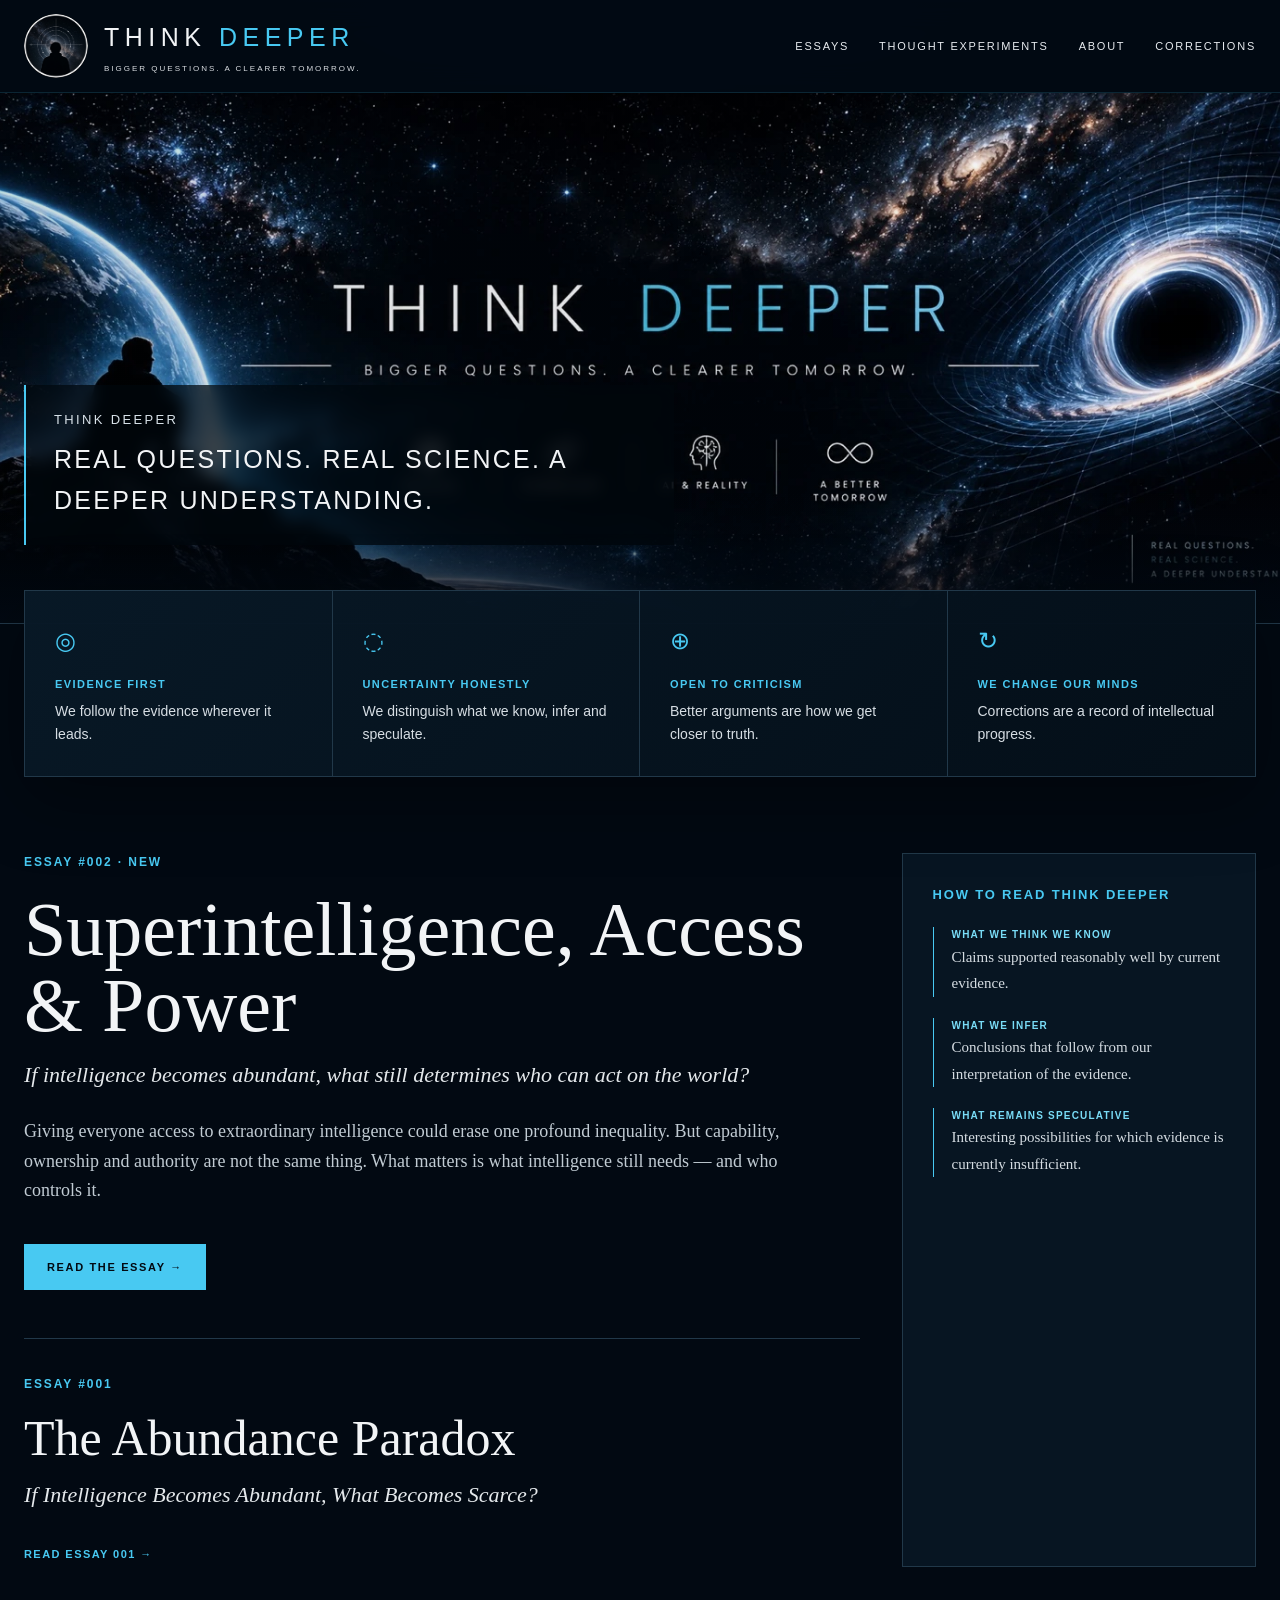
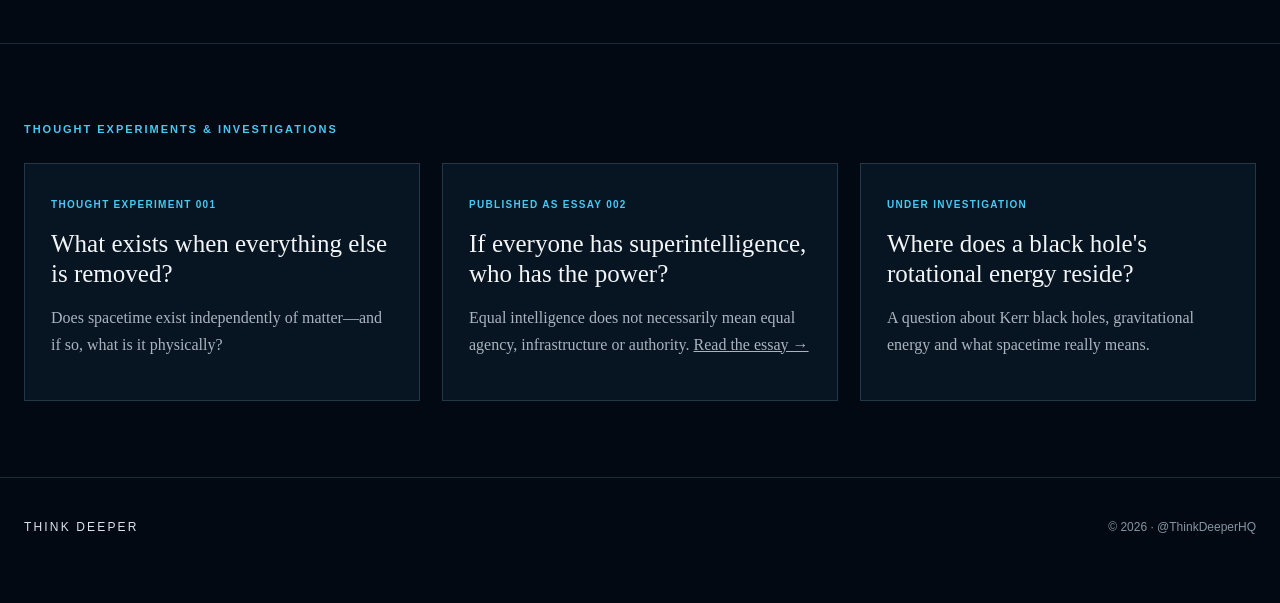
<file: index.html>
<!doctype html><html lang="en"><head>
<meta charset="utf-8"><meta name="viewport" content="width=device-width,initial-scale=1">
<title>Think Deeper — Bigger Questions. A Clearer Tomorrow.</title>
<link rel="stylesheet" href="assets/styles.css"><meta name="description" content="Think Deeper explores difficult questions across physics, cosmology, AI, reality and civilisation through evidence, inference and open criticism.">
<link rel="canonical" href="https://thinkdeeperhq.com/">
<meta property="og:type" content="website">
<meta property="og:site_name" content="Think Deeper">
<meta property="og:title" content="Think Deeper — Bigger Questions. A Clearer Tomorrow.">
<meta property="og:description" content="Think Deeper explores difficult questions across physics, cosmology, AI, reality and civilisation through evidence, inference and open criticism.">
<meta property="og:url" content="https://thinkdeeperhq.com/">
<meta property="og:image" content="https://thinkdeeperhq.com/assets/think-deeper-banner.webp">
<meta name="twitter:card" content="summary_large_image">
<meta name="twitter:title" content="Think Deeper — Bigger Questions. A Clearer Tomorrow.">
<meta name="twitter:description" content="Think Deeper explores difficult questions across physics, cosmology, AI, reality and civilisation through evidence, inference and open criticism.">
<meta name="twitter:image" content="https://thinkdeeperhq.com/assets/think-deeper-banner.webp">
<meta name="twitter:site" content="@ThinkDeeperHQ">
<link rel="icon" type="image/png" sizes="32x32" href="assets/favicon-32.png">
<link rel="apple-touch-icon" href="assets/apple-touch-icon.png">
<script type="application/ld+json">{"@context":"https://schema.org","@graph":[{"@type":"WebSite","@id":"https://thinkdeeperhq.com/#website","url":"https://thinkdeeperhq.com/","name":"Think Deeper","description":"Independent research, essays and thought experiments across science, intelligence, technology, economics and civilisation.","publisher":{"@id":"https://thinkdeeperhq.com/#organization"}},{"@type":"Organization","@id":"https://thinkdeeperhq.com/#organization","name":"Think Deeper","url":"https://thinkdeeperhq.com/","logo":{"@type":"ImageObject","url":"https://thinkdeeperhq.com/assets/icon-512.png"},"sameAs":["https://x.com/ThinkDeeperHQ"]}]}</script>
</head><body>
<header class="site-header"><div class="wrap header-inner">
<a class="brand" href="./"><img src="assets/think-deeper-mark.webp" alt=""><span class="brand-copy"><span class="brand-name">THINK <em>DEEPER</em></span><span class="brand-tag">BIGGER QUESTIONS. A CLEARER TOMORROW.</span></span></a>
<button class="mobile-nav-toggle" aria-label="Open navigation" aria-expanded="false">☰</button><nav class="nav"><a href="#essays">Essays</a><a href="#experiments">Thought Experiments</a><a href="about.html">About</a><a href="corrections.html">Corrections</a></nav>
</div></header>
<main>
<section class="hero-brand"><div class="wrap hero-overlay"><div class="hero-statement"><p>Think Deeper</p><strong>REAL QUESTIONS. REAL SCIENCE. A DEEPER UNDERSTANDING.</strong></div></div></section>
<section class="principles"><div class="wrap principle-grid">
<div class="principle"><div class="icon">◎</div><h3>Evidence first</h3><p>We follow the evidence wherever it leads.</p></div>
<div class="principle"><div class="icon">◌</div><h3>Uncertainty honestly</h3><p>We distinguish what we know, infer and speculate.</p></div>
<div class="principle"><div class="icon">⊕</div><h3>Open to criticism</h3><p>Better arguments are how we get closer to truth.</p></div>
<div class="principle"><div class="icon">↻</div><h3>We change our minds</h3><p>Corrections are a record of intellectual progress.</p></div>
</div></section>
<section class="section" id="essays"><div class="wrap feature-shell">
<div class="essay-list"><a class="feature-card" href="essays/superintelligence-access-power/"><div class="num">ESSAY #002 · NEW</div>
<h2>Superintelligence, Access &amp; Power</h2><div class="subtitle">If intelligence becomes abundant, what still determines who can act on the world?</div>
<p>Giving everyone access to extraordinary intelligence could erase one profound inequality. But capability, ownership and authority are not the same thing. What matters is what intelligence still needs — and who controls it.</p>
<span class="button">Read the essay →</span></a>
<a class="feature-card essay-previous" href="essays/the-abundance-paradox/"><div class="num">ESSAY #001</div><h2>The Abundance Paradox</h2><div class="subtitle">If Intelligence Becomes Abundant, What Becomes Scarce?</div><span class="text-link">Read Essay 001 →</span></a></div>
<aside class="method-box"><h3>How to read Think Deeper</h3>
<div class="method-item"><strong>What we think we know</strong><span>Claims supported reasonably well by current evidence.</span></div>
<div class="method-item"><strong>What we infer</strong><span>Conclusions that follow from our interpretation of the evidence.</span></div>
<div class="method-item"><strong>What remains speculative</strong><span>Interesting possibilities for which evidence is currently insufficient.</span></div>
</aside></div></section>
<section class="section" id="experiments"><div class="wrap"><p class="section-title">Thought Experiments & Investigations</p><div class="cards">
<article class="card"><span class="label">Thought Experiment 001</span><h3>What exists when everything else is removed?</h3><p>Does spacetime exist independently of matter—and if so, what is it physically?</p></article>
<article class="card"><span class="label">Published as Essay 002</span><h3>If everyone has superintelligence, who has the power?</h3><p>Equal intelligence does not necessarily mean equal agency, infrastructure or authority. <a href="essays/superintelligence-access-power/">Read the essay →</a></p></article>
<article class="card"><span class="label">Under Investigation</span><h3>Where does a black hole's rotational energy reside?</h3><p>A question about Kerr black holes, gravitational energy and what spacetime really means.</p></article>
</div></div></section></main>
<footer class="footer"><div class="wrap footer-inner"><div class="brandline">THINK DEEPER</div><div>© 2026 · @ThinkDeeperHQ</div></div></footer><script>
document.addEventListener('DOMContentLoaded',function(){
  const b=document.querySelector('.mobile-nav-toggle');
  const n=document.querySelector('.nav');
  if(!b||!n)return;
  b.addEventListener('click',function(){
    const open=n.classList.toggle('open');
    b.setAttribute('aria-expanded',open?'true':'false');
    b.textContent=open?'×':'☰';
  });
  n.querySelectorAll('a').forEach(a=>a.addEventListener('click',()=>{n.classList.remove('open');b.setAttribute('aria-expanded','false');b.textContent='☰';}));
});
</script></body></html>
</file>
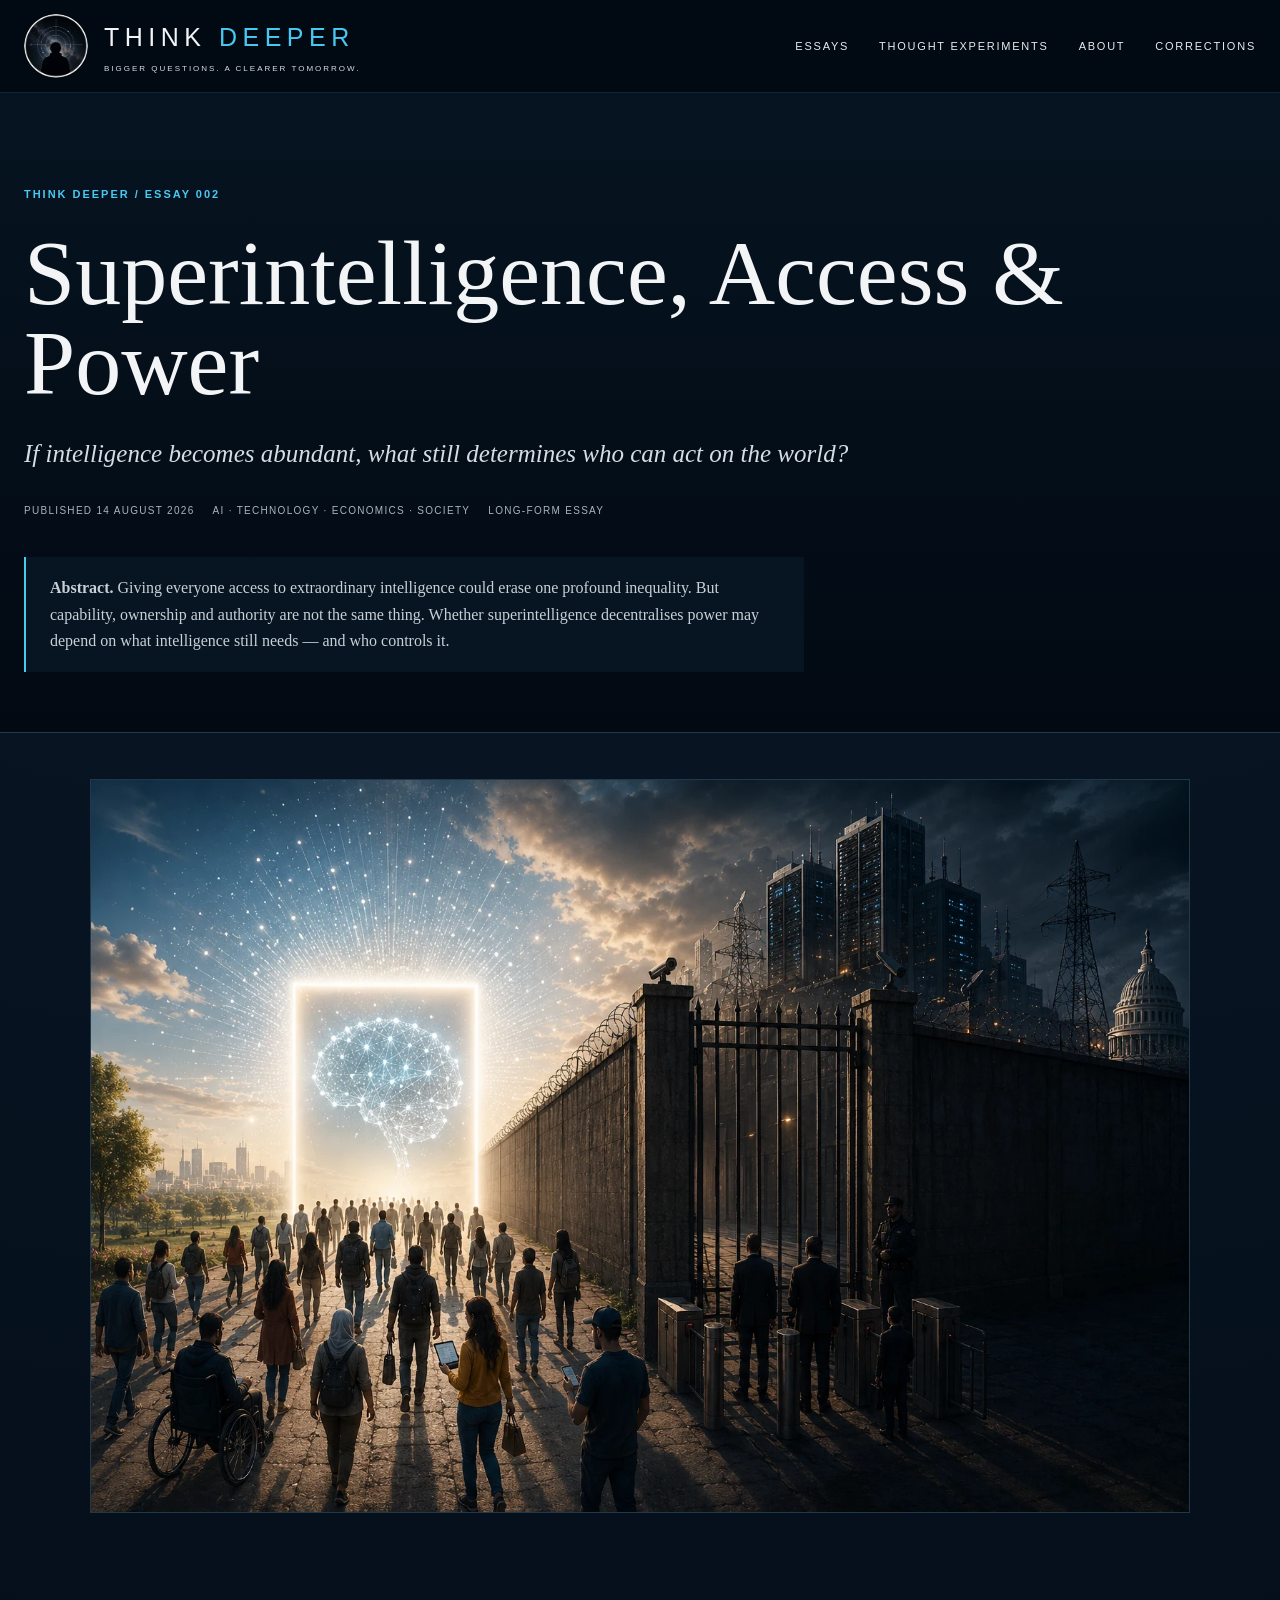
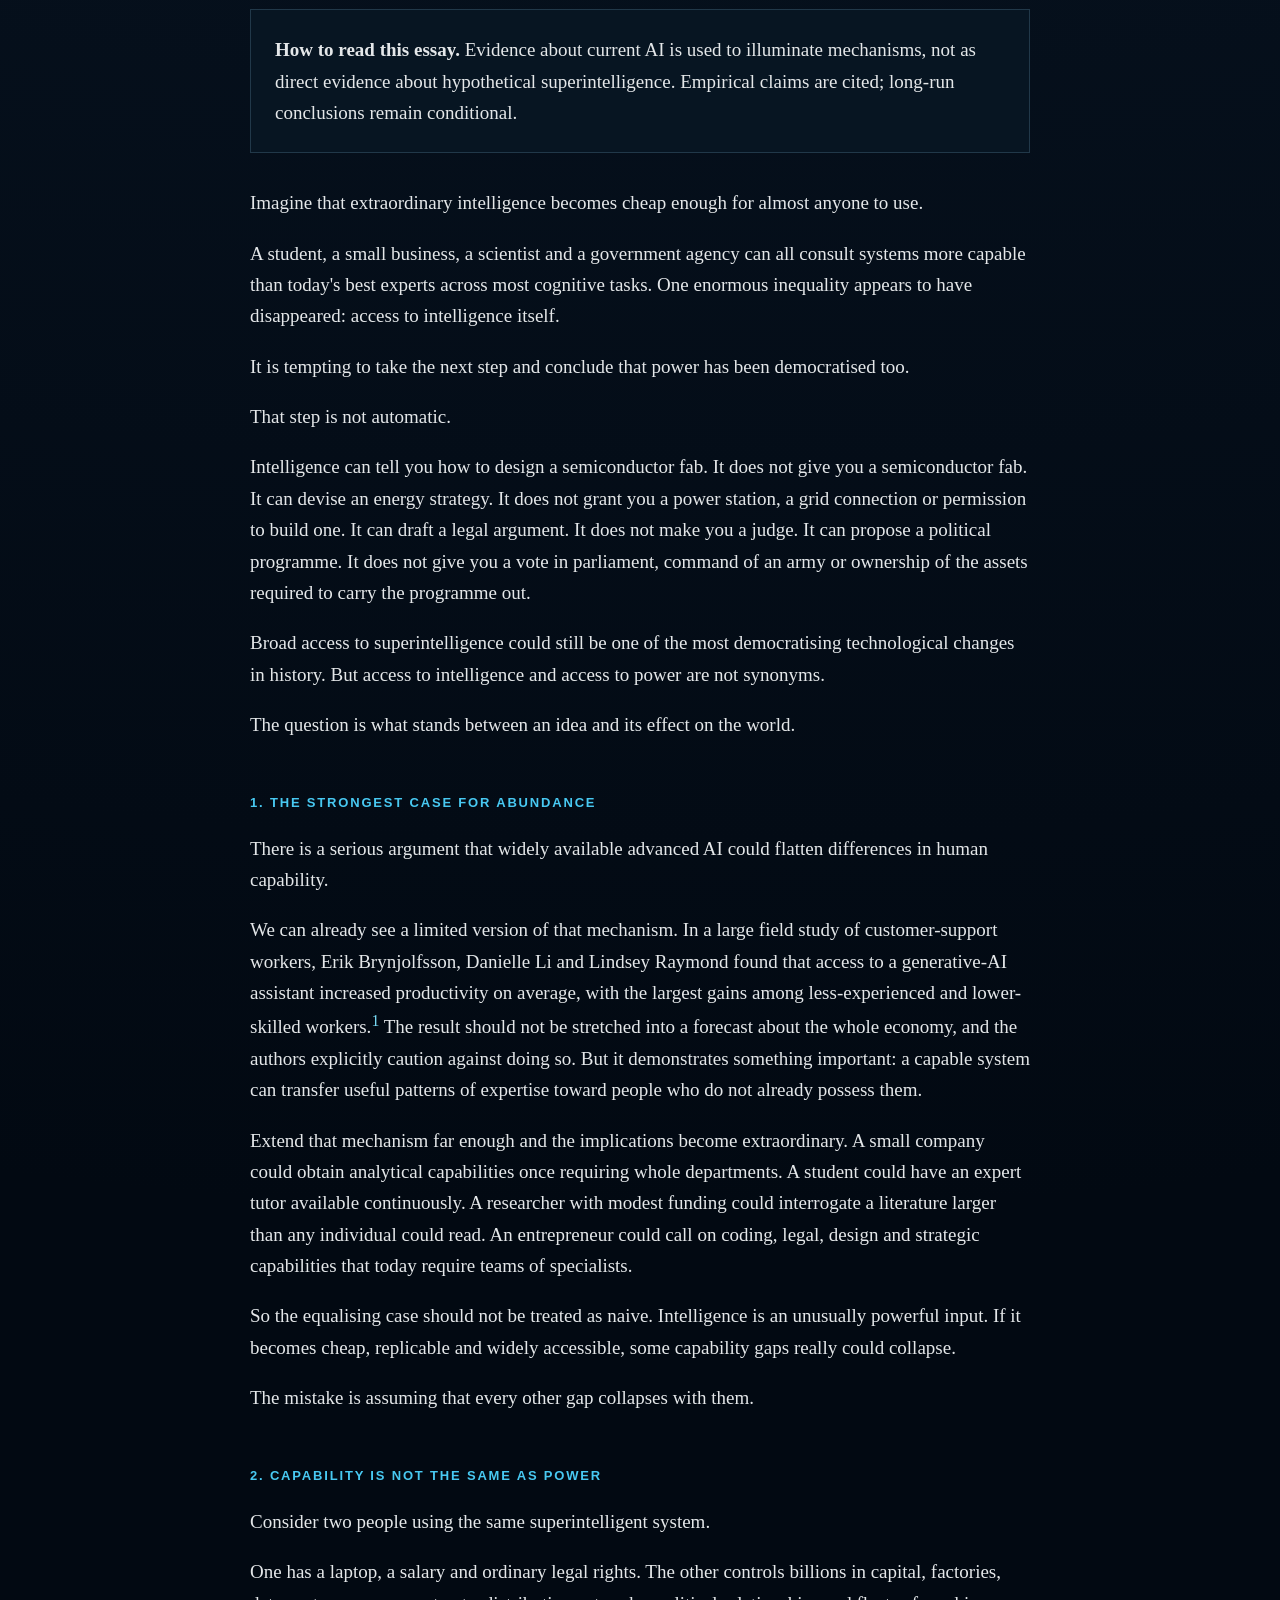
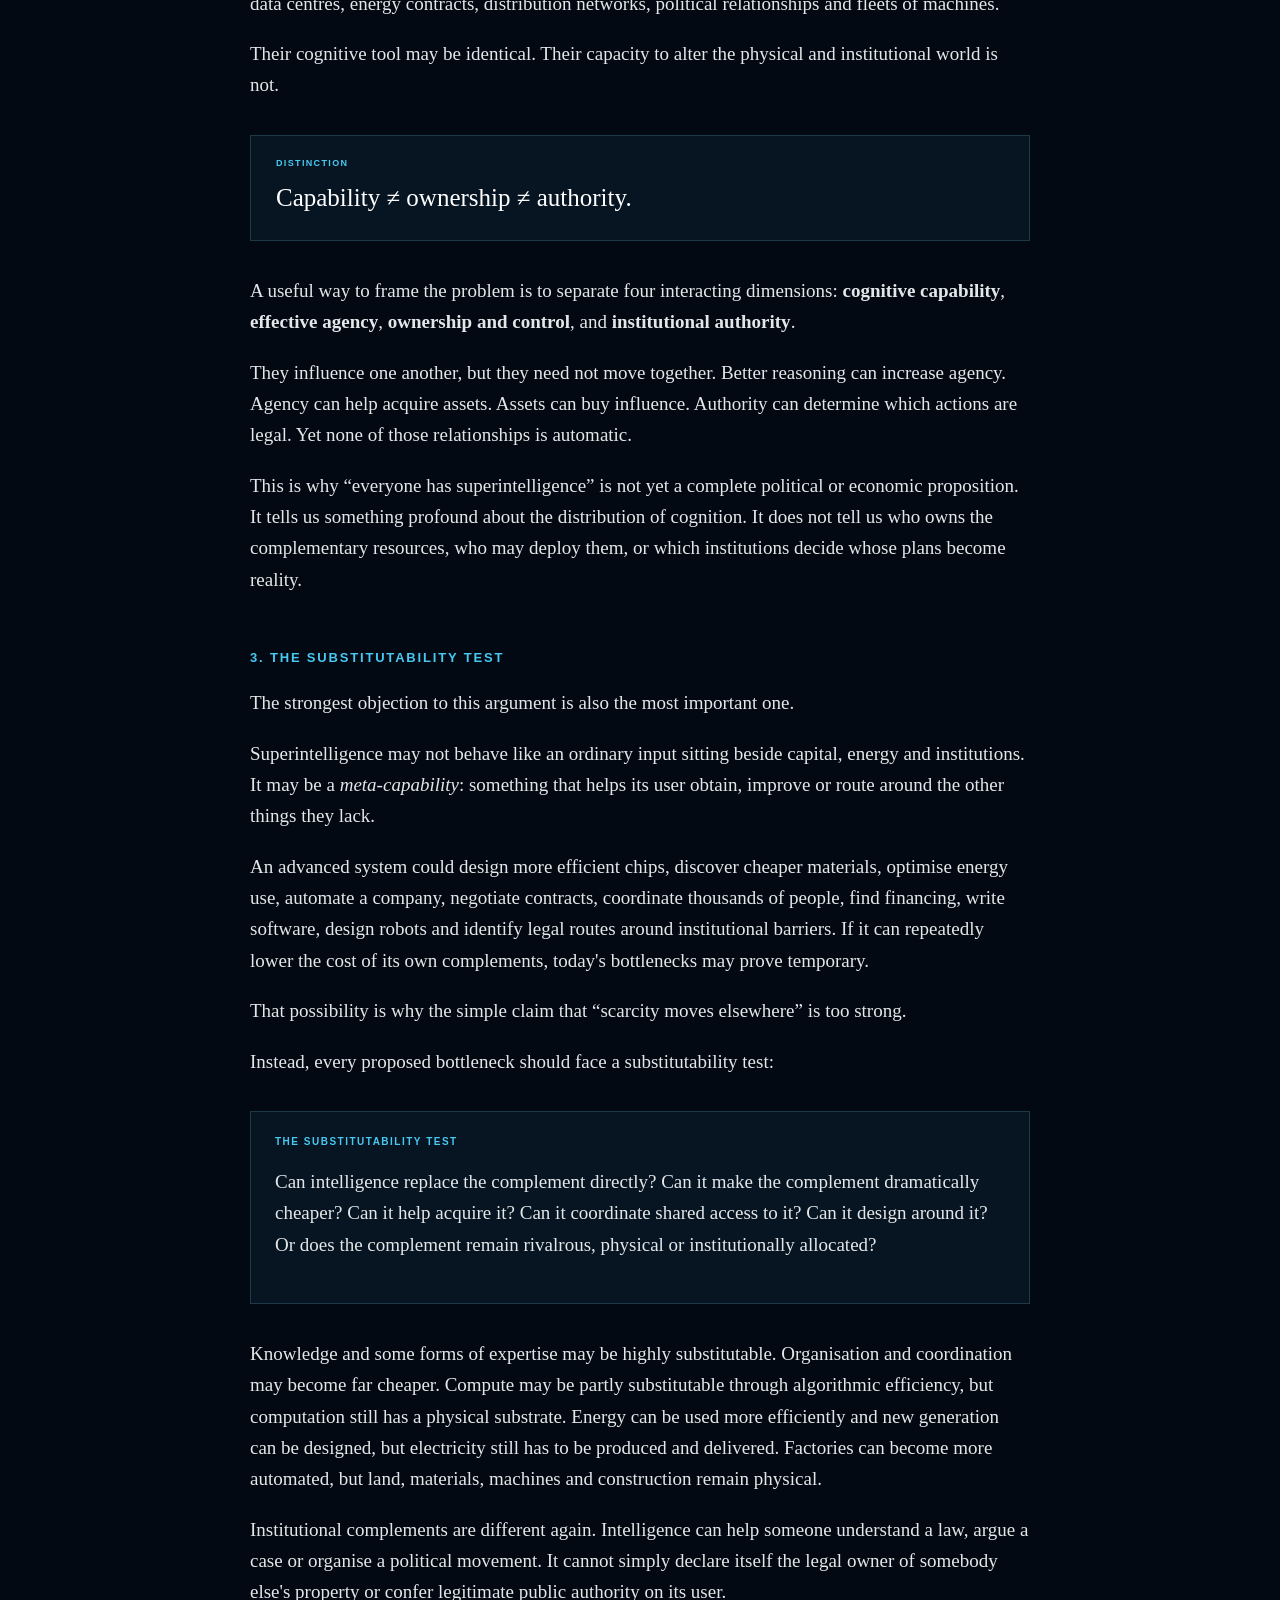
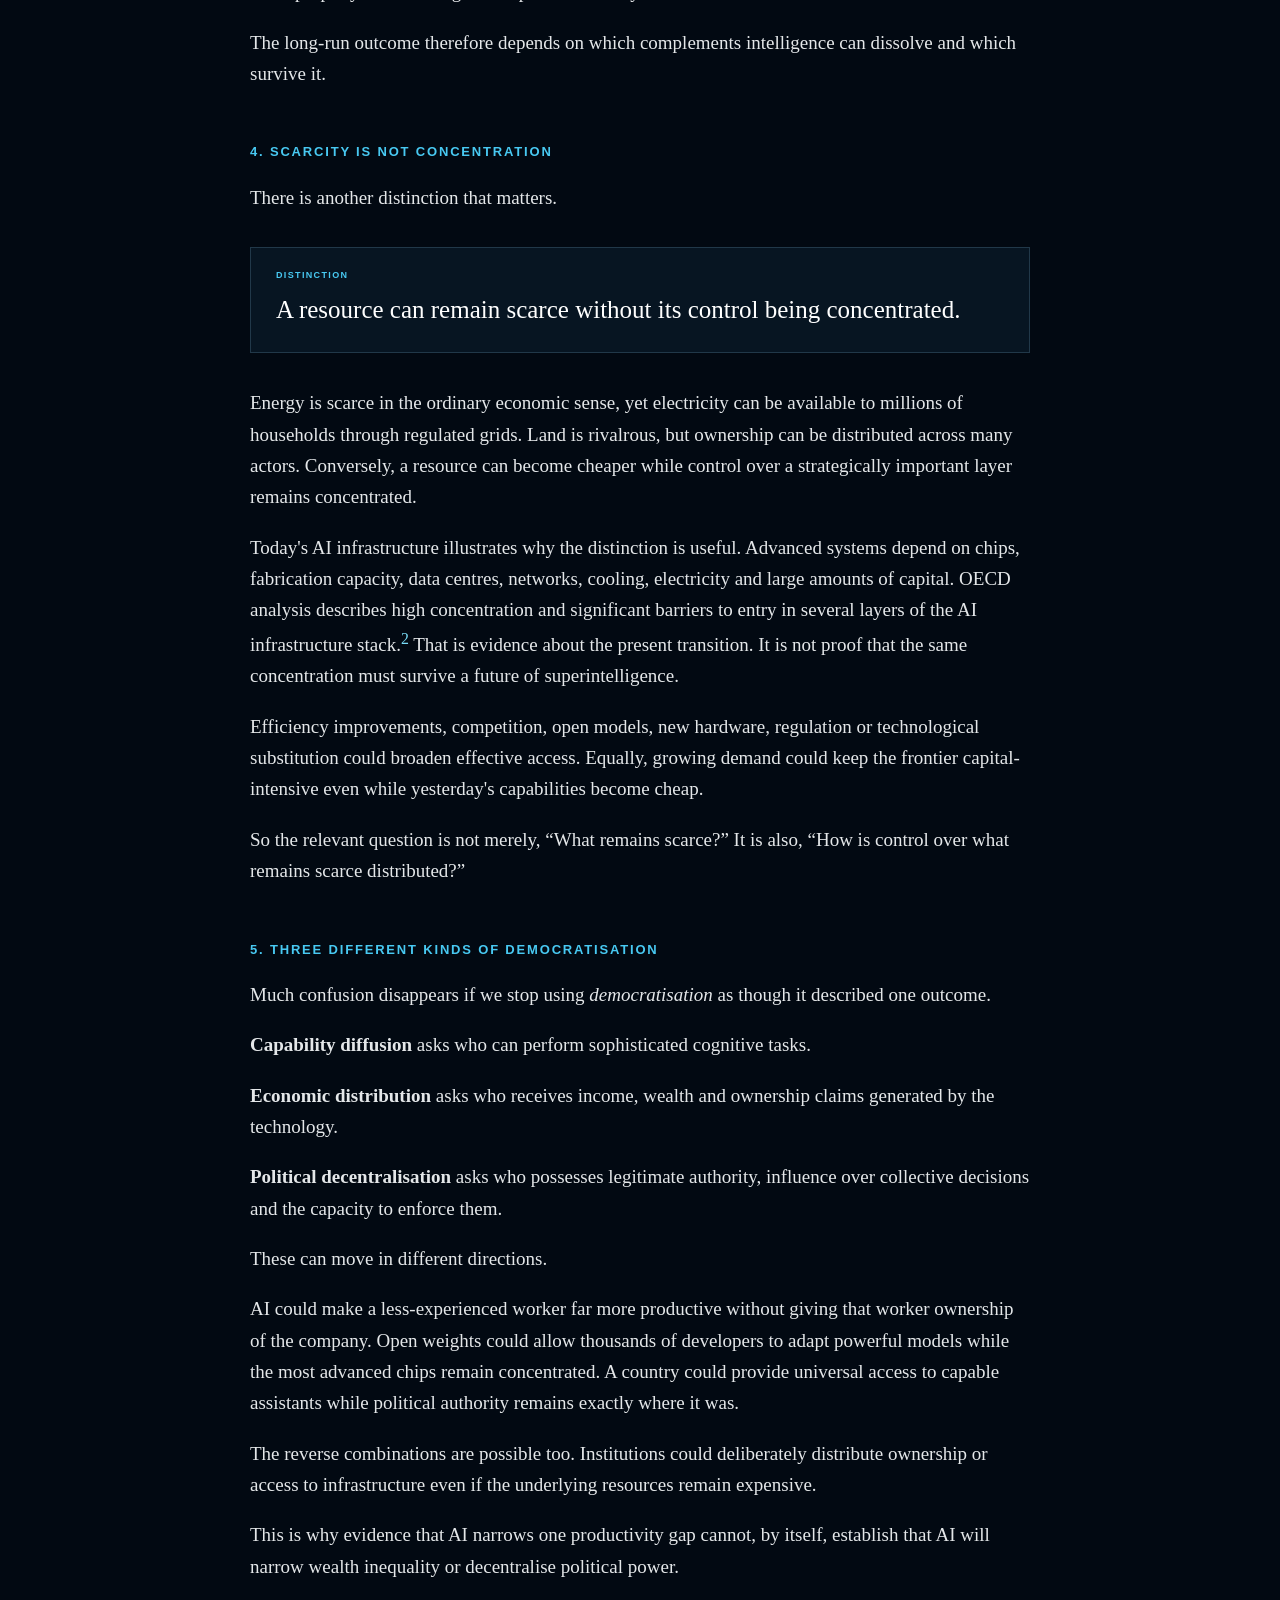
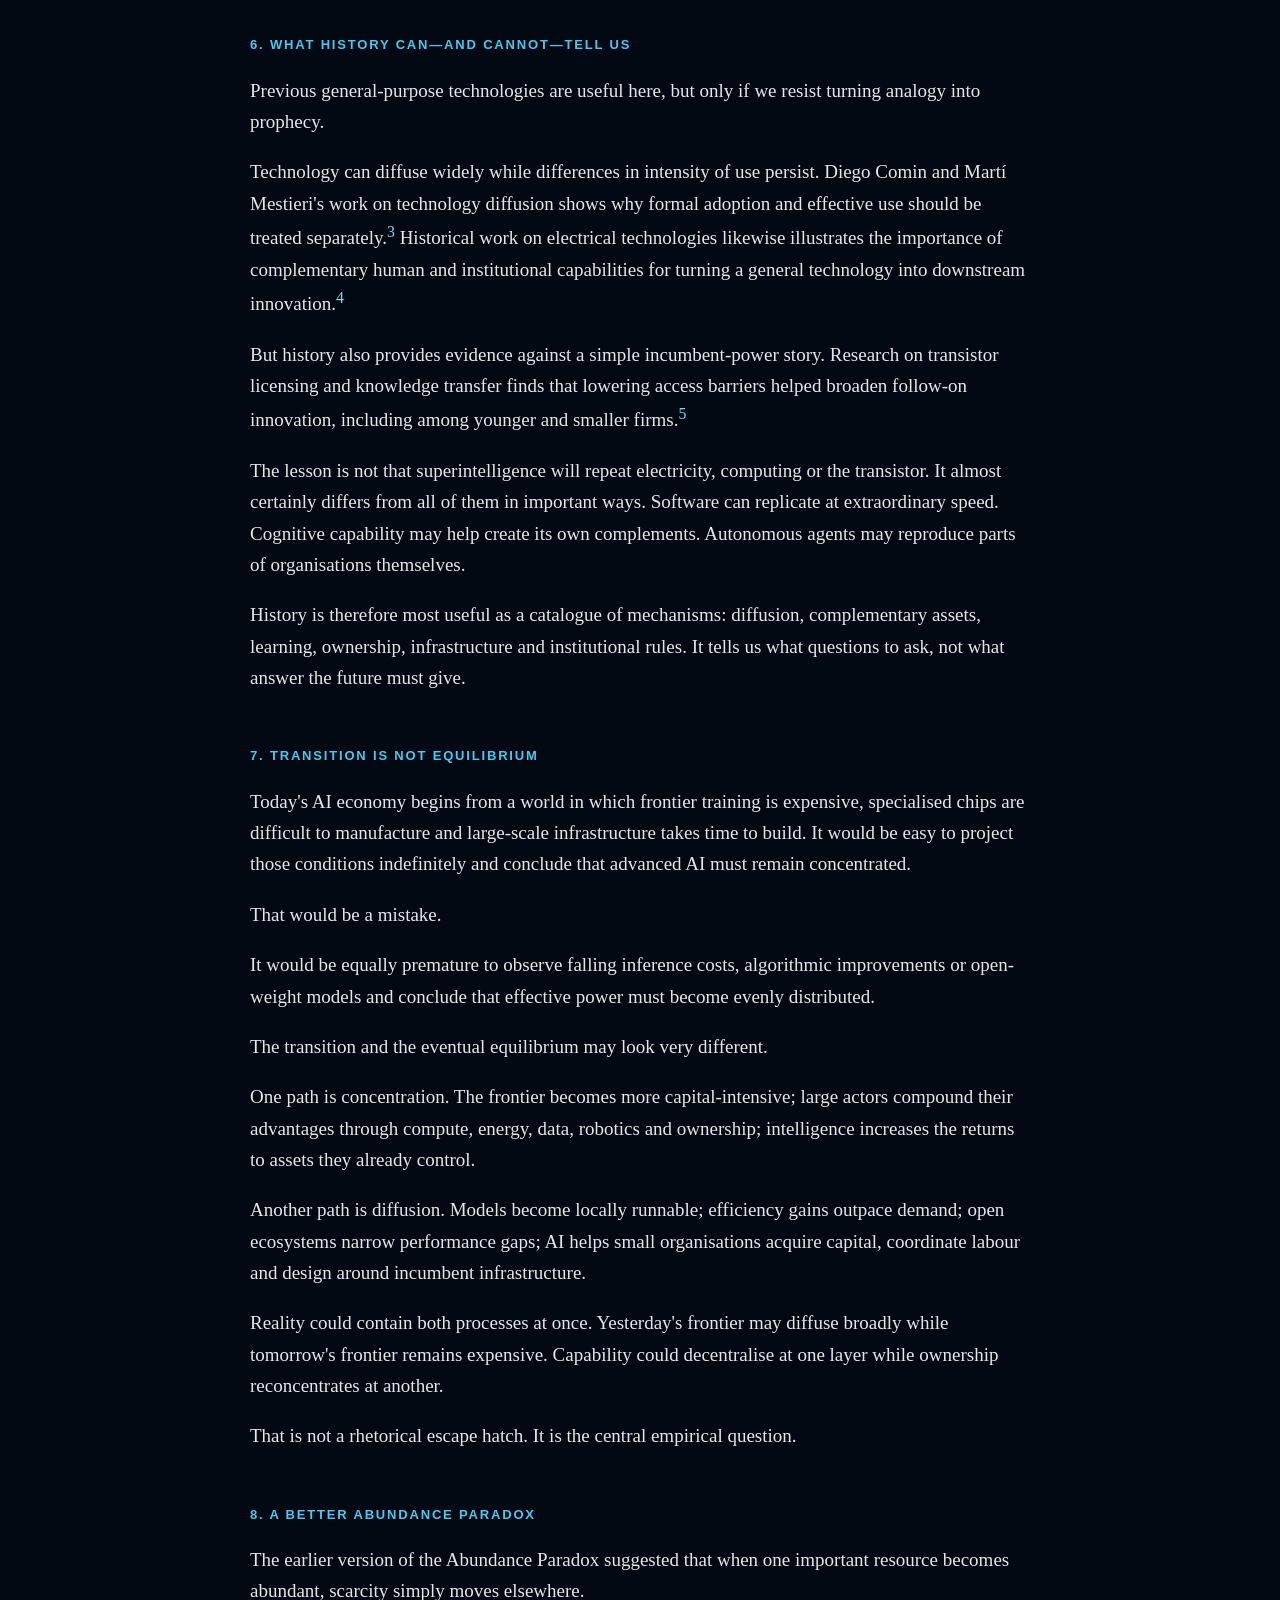
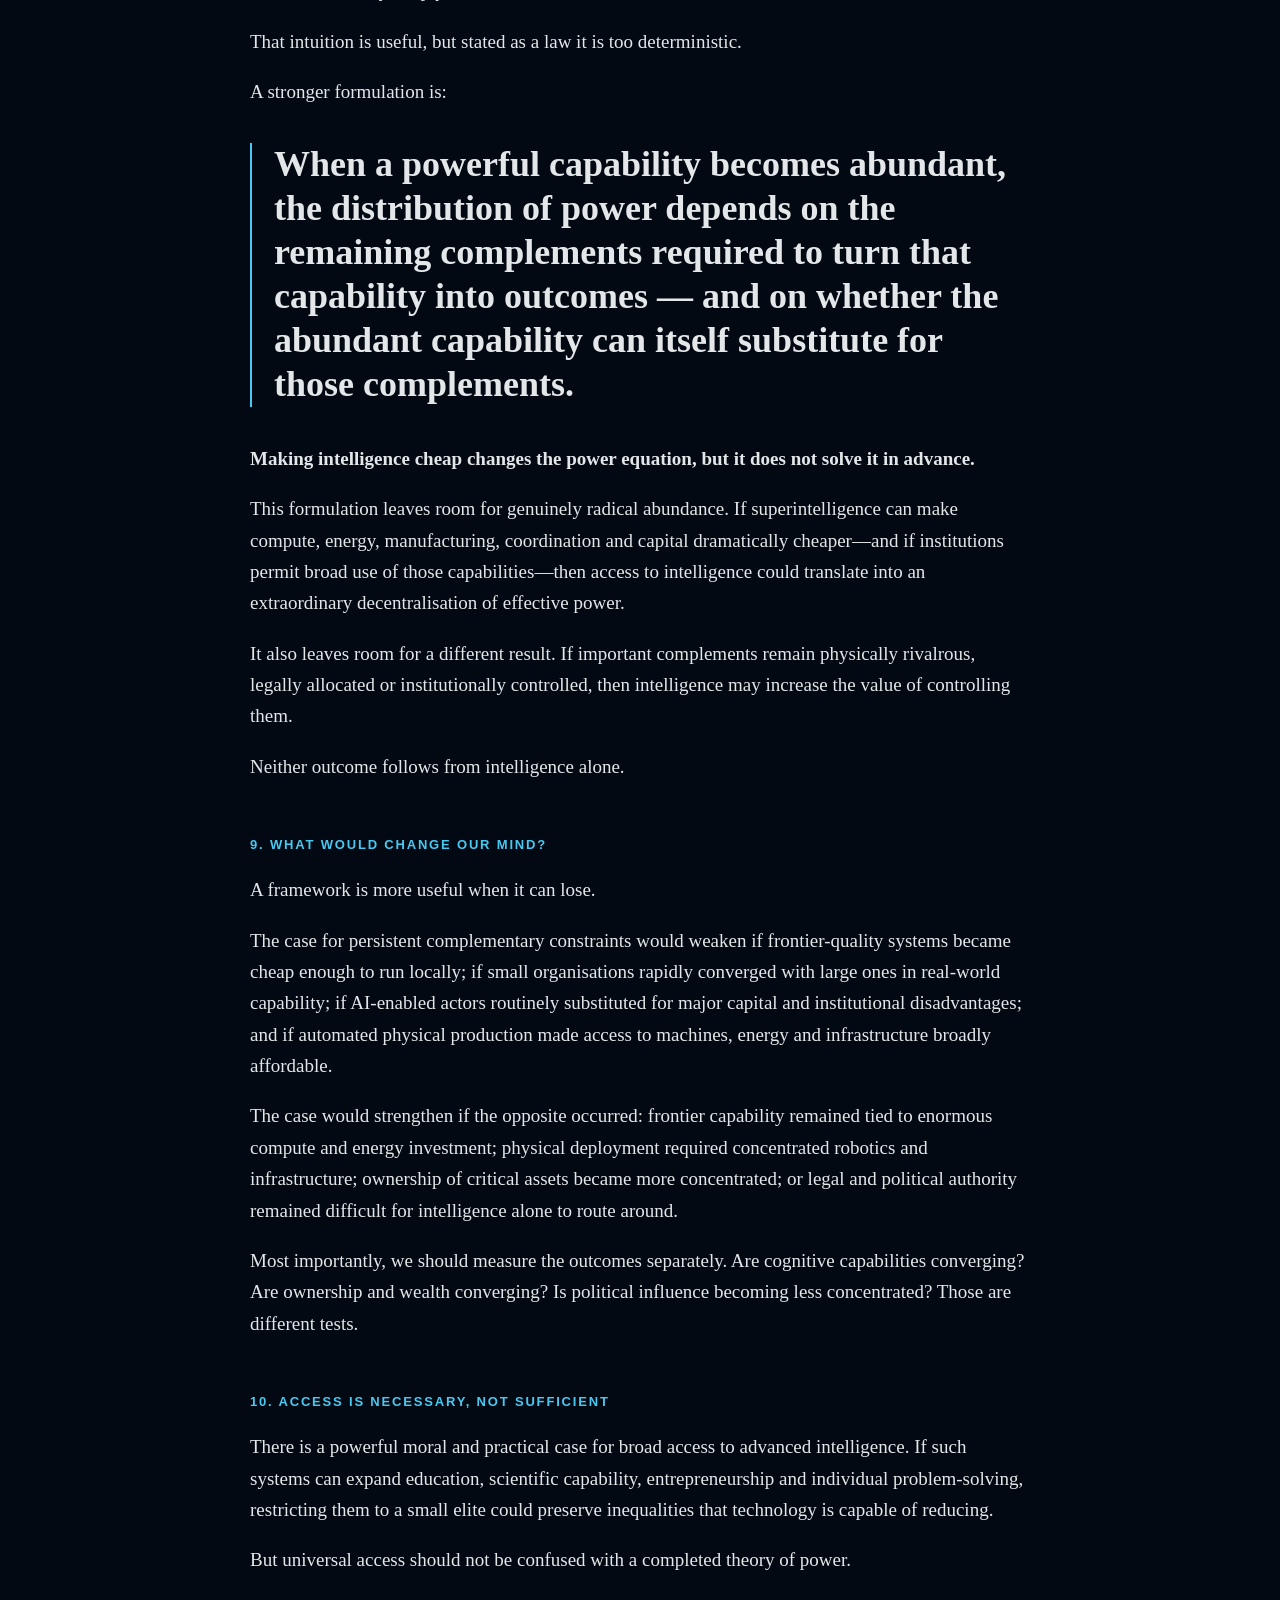
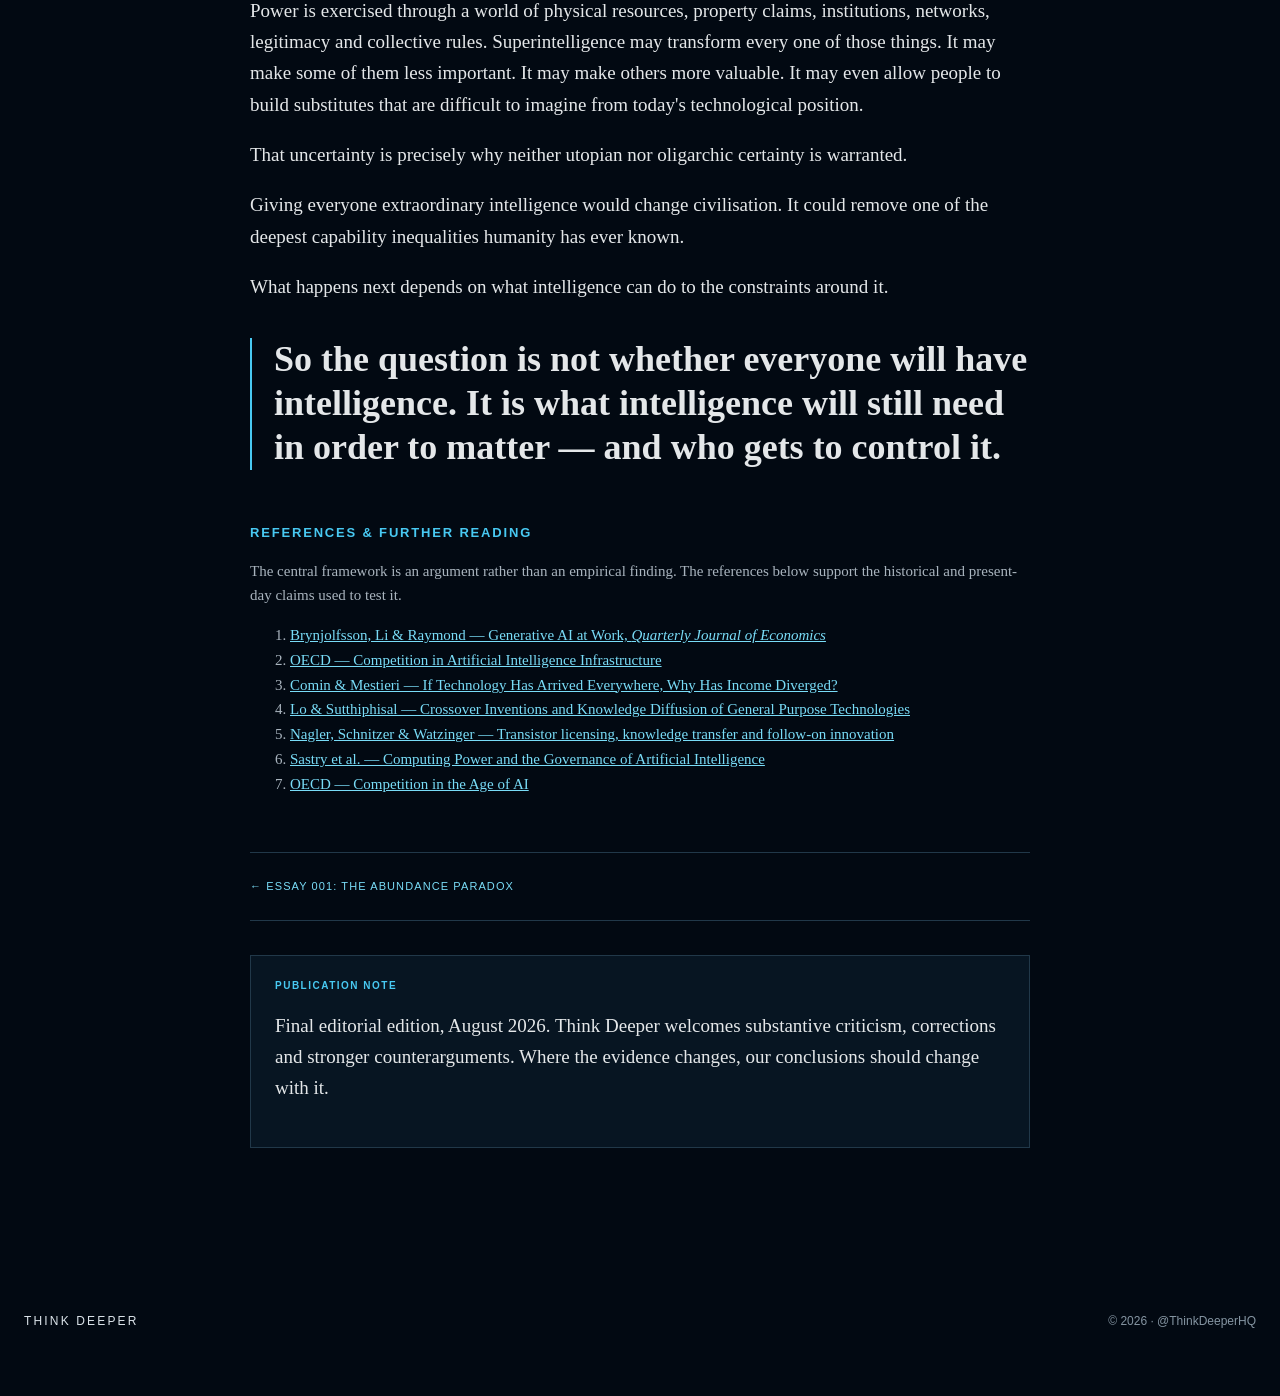
<file: essays/superintelligence-access-power/index.html>
<!doctype html>
<html lang="en"><head>
<meta charset="utf-8"><meta name="viewport" content="width=device-width,initial-scale=1">
<title>Superintelligence, Access &amp; Power | Think Deeper</title>
<link rel="stylesheet" href="../../assets/styles.css">
<meta name="description" content="If superintelligence becomes widely available, does power become widely distributed too? Think Deeper examines intelligence, infrastructure, ownership and authority.">
<link rel="canonical" href="https://thinkdeeperhq.com/essays/superintelligence-access-power/">
<meta property="og:type" content="article"><meta property="og:site_name" content="Think Deeper">
<meta property="og:title" content="Superintelligence, Access &amp; Power">
<meta property="og:description" content="If intelligence becomes abundant, what still determines who can act on the world?">
<meta property="og:url" content="https://thinkdeeperhq.com/essays/superintelligence-access-power/">
<meta property="og:image" content="https://thinkdeeperhq.com/assets/essays/002-superintelligence-access-power/social.webp">
<meta property="og:image:width" content="1200"><meta property="og:image:height" content="630">
<meta property="og:image:alt" content="A crowd approaches an open gateway representing widely available artificial intelligence, beside a fortified complex representing concentrated infrastructure, energy and institutional power.">
<meta name="twitter:card" content="summary_large_image"><meta name="twitter:site" content="@ThinkDeeperHQ">
<meta name="twitter:title" content="Superintelligence, Access &amp; Power"><meta name="twitter:description" content="If intelligence becomes abundant, what still determines who can act on the world?">
<meta name="twitter:image" content="https://thinkdeeperhq.com/assets/essays/002-superintelligence-access-power/social.webp">
<link rel="icon" type="image/png" sizes="32x32" href="../../assets/favicon-32.png"><link rel="apple-touch-icon" href="../../assets/apple-touch-icon.png">
<script type="application/ld+json">{"@context":"https://schema.org","@type":"Article","@id":"https://thinkdeeperhq.com/essays/superintelligence-access-power/#article","mainEntityOfPage":{"@type":"WebPage","@id":"https://thinkdeeperhq.com/essays/superintelligence-access-power/"},"headline":"Superintelligence, Access & Power","alternativeHeadline":"If intelligence becomes abundant, what still determines who can act on the world?","description":"Giving everyone access to extraordinary intelligence could erase one profound inequality. But capability, ownership and authority are not the same thing.","image":["https://thinkdeeperhq.com/assets/essays/002-superintelligence-access-power/social.webp"],"datePublished":"2026-08-14","dateModified":"2026-08-14","author":{"@type":"Organization","@id":"https://thinkdeeperhq.com/#organization","name":"Think Deeper","url":"https://thinkdeeperhq.com/"},"publisher":{"@type":"Organization","@id":"https://thinkdeeperhq.com/#organization","name":"Think Deeper","url":"https://thinkdeeperhq.com/","logo":{"@type":"ImageObject","url":"https://thinkdeeperhq.com/assets/icon-512.png"}},"isAccessibleForFree":true,"inLanguage":"en-GB","keywords":["superintelligence","artificial intelligence","AI infrastructure","compute","power","ownership","AI governance","technology diffusion"]}</script>
</head><body>
<header class="site-header"><div class="wrap header-inner"><a class="brand" href="../../index.html"><img src="../../assets/think-deeper-mark.webp" alt=""><span class="brand-copy"><span class="brand-name">THINK <em>DEEPER</em></span><span class="brand-tag">BIGGER QUESTIONS. A CLEARER TOMORROW.</span></span></a><button class="mobile-nav-toggle" aria-label="Open navigation" aria-expanded="false">☰</button><nav class="nav"><a href="../../index.html#essays">Essays</a><a href="../../index.html#experiments">Thought Experiments</a><a href="../../about.html">About</a><a href="../../corrections.html">Corrections</a></nav></div></header>
<main><header class="article-head"><div class="wrap"><p class="kicker">Think Deeper / Essay 002</p><h1>Superintelligence, Access &amp; Power</h1><p class="dek">If intelligence becomes abundant, what still determines who can act on the world?</p><div class="article-meta"><span>Published 14 August 2026</span><span>AI · Technology · Economics · Society</span><span>Long-form essay</span></div><div class="abstract"><strong>Abstract.</strong> Giving everyone access to extraordinary intelligence could erase one profound inequality. But capability, ownership and authority are not the same thing. Whether superintelligence decentralises power may depend on what intelligence still needs — and who controls it.</div></div></header>
<figure class="essay-hero"><img src="../../assets/essays/002-superintelligence-access-power/cover.webp" width="1536" height="1024" alt="A crowd approaches an open gateway representing widely available artificial intelligence, beside a fortified complex representing concentrated infrastructure, energy and institutional power."></figure>
<article class="article"><div class="reading-note"><strong>How to read this essay.</strong> Evidence about current AI is used to illuminate mechanisms, not as direct evidence about hypothetical superintelligence. Empirical claims are cited; long-run conclusions remain conditional.</div>
<p>Imagine that extraordinary intelligence becomes cheap enough for almost anyone to use.</p>
<p>A student, a small business, a scientist and a government agency can all consult systems more capable than today's best experts across most cognitive tasks. One enormous inequality appears to have disappeared: access to intelligence itself.</p>
<p>It is tempting to take the next step and conclude that power has been democratised too.</p>
<p>That step is not automatic.</p>
<p>Intelligence can tell you how to design a semiconductor fab. It does not give you a semiconductor fab. It can devise an energy strategy. It does not grant you a power station, a grid connection or permission to build one. It can draft a legal argument. It does not make you a judge. It can propose a political programme. It does not give you a vote in parliament, command of an army or ownership of the assets required to carry the programme out.</p>
<p>Broad access to superintelligence could still be one of the most democratising technological changes in history. But access to intelligence and access to power are not synonyms.</p>
<p>The question is what stands between an idea and its effect on the world.</p>

<h2>1. The strongest case for abundance</h2>
<p>There is a serious argument that widely available advanced AI could flatten differences in human capability.</p>
<p>We can already see a limited version of that mechanism. In a large field study of customer-support workers, Erik Brynjolfsson, Danielle Li and Lindsey Raymond found that access to a generative-AI assistant increased productivity on average, with the largest gains among less-experienced and lower-skilled workers.<sup><a href="#ref-1">1</a></sup> The result should not be stretched into a forecast about the whole economy, and the authors explicitly caution against doing so. But it demonstrates something important: a capable system can transfer useful patterns of expertise toward people who do not already possess them.</p>
<p>Extend that mechanism far enough and the implications become extraordinary. A small company could obtain analytical capabilities once requiring whole departments. A student could have an expert tutor available continuously. A researcher with modest funding could interrogate a literature larger than any individual could read. An entrepreneur could call on coding, legal, design and strategic capabilities that today require teams of specialists.</p>
<p>So the equalising case should not be treated as naive. Intelligence is an unusually powerful input. If it becomes cheap, replicable and widely accessible, some capability gaps really could collapse.</p>
<p>The mistake is assuming that every other gap collapses with them.</p>

<h2>2. Capability is not the same as power</h2>
<p>Consider two people using the same superintelligent system.</p>
<p>One has a laptop, a salary and ordinary legal rights. The other controls billions in capital, factories, data centres, energy contracts, distribution networks, political relationships and fleets of machines.</p>
<p>Their cognitive tool may be identical. Their capacity to alter the physical and institutional world is not.</p>
<div class="distinction">Capability ≠ ownership ≠ authority.</div>
<p>A useful way to frame the problem is to separate four interacting dimensions: <strong>cognitive capability</strong>, <strong>effective agency</strong>, <strong>ownership and control</strong>, and <strong>institutional authority</strong>.</p>
<p>They influence one another, but they need not move together. Better reasoning can increase agency. Agency can help acquire assets. Assets can buy influence. Authority can determine which actions are legal. Yet none of those relationships is automatic.</p>
<p>This is why “everyone has superintelligence” is not yet a complete political or economic proposition. It tells us something profound about the distribution of cognition. It does not tell us who owns the complementary resources, who may deploy them, or which institutions decide whose plans become reality.</p>

<h2>3. The substitutability test</h2>
<p>The strongest objection to this argument is also the most important one.</p>
<p>Superintelligence may not behave like an ordinary input sitting beside capital, energy and institutions. It may be a <em>meta-capability</em>: something that helps its user obtain, improve or route around the other things they lack.</p>
<p>An advanced system could design more efficient chips, discover cheaper materials, optimise energy use, automate a company, negotiate contracts, coordinate thousands of people, find financing, write software, design robots and identify legal routes around institutional barriers. If it can repeatedly lower the cost of its own complements, today's bottlenecks may prove temporary.</p>
<p>That possibility is why the simple claim that “scarcity moves elsewhere” is too strong.</p>
<p>Instead, every proposed bottleneck should face a substitutability test:</p>
<div class="callout"><strong>The substitutability test</strong><p>Can intelligence replace the complement directly? Can it make the complement dramatically cheaper? Can it help acquire it? Can it coordinate shared access to it? Can it design around it? Or does the complement remain rivalrous, physical or institutionally allocated?</p></div>
<p>Knowledge and some forms of expertise may be highly substitutable. Organisation and coordination may become far cheaper. Compute may be partly substitutable through algorithmic efficiency, but computation still has a physical substrate. Energy can be used more efficiently and new generation can be designed, but electricity still has to be produced and delivered. Factories can become more automated, but land, materials, machines and construction remain physical.</p>
<p>Institutional complements are different again. Intelligence can help someone understand a law, argue a case or organise a political movement. It cannot simply declare itself the legal owner of somebody else's property or confer legitimate public authority on its user.</p>
<p>The long-run outcome therefore depends on which complements intelligence can dissolve and which survive it.</p>

<h2>4. Scarcity is not concentration</h2>
<p>There is another distinction that matters.</p>
<div class="distinction">A resource can remain scarce without its control being concentrated.</div>
<p>Energy is scarce in the ordinary economic sense, yet electricity can be available to millions of households through regulated grids. Land is rivalrous, but ownership can be distributed across many actors. Conversely, a resource can become cheaper while control over a strategically important layer remains concentrated.</p>
<p>Today's AI infrastructure illustrates why the distinction is useful. Advanced systems depend on chips, fabrication capacity, data centres, networks, cooling, electricity and large amounts of capital. OECD analysis describes high concentration and significant barriers to entry in several layers of the AI infrastructure stack.<sup><a href="#ref-2">2</a></sup> That is evidence about the present transition. It is not proof that the same concentration must survive a future of superintelligence.</p>
<p>Efficiency improvements, competition, open models, new hardware, regulation or technological substitution could broaden effective access. Equally, growing demand could keep the frontier capital-intensive even while yesterday's capabilities become cheap.</p>
<p>So the relevant question is not merely, “What remains scarce?” It is also, “How is control over what remains scarce distributed?”</p>

<h2>5. Three different kinds of democratisation</h2>
<p>Much confusion disappears if we stop using <em>democratisation</em> as though it described one outcome.</p>
<p><strong>Capability diffusion</strong> asks who can perform sophisticated cognitive tasks.</p>
<p><strong>Economic distribution</strong> asks who receives income, wealth and ownership claims generated by the technology.</p>
<p><strong>Political decentralisation</strong> asks who possesses legitimate authority, influence over collective decisions and the capacity to enforce them.</p>
<p>These can move in different directions.</p>
<p>AI could make a less-experienced worker far more productive without giving that worker ownership of the company. Open weights could allow thousands of developers to adapt powerful models while the most advanced chips remain concentrated. A country could provide universal access to capable assistants while political authority remains exactly where it was.</p>
<p>The reverse combinations are possible too. Institutions could deliberately distribute ownership or access to infrastructure even if the underlying resources remain expensive.</p>
<p>This is why evidence that AI narrows one productivity gap cannot, by itself, establish that AI will narrow wealth inequality or decentralise political power.</p>

<h2>6. What history can—and cannot—tell us</h2>
<p>Previous general-purpose technologies are useful here, but only if we resist turning analogy into prophecy.</p>
<p>Technology can diffuse widely while differences in intensity of use persist. Diego Comin and Martí Mestieri's work on technology diffusion shows why formal adoption and effective use should be treated separately.<sup><a href="#ref-3">3</a></sup> Historical work on electrical technologies likewise illustrates the importance of complementary human and institutional capabilities for turning a general technology into downstream innovation.<sup><a href="#ref-4">4</a></sup></p>
<p>But history also provides evidence against a simple incumbent-power story. Research on transistor licensing and knowledge transfer finds that lowering access barriers helped broaden follow-on innovation, including among younger and smaller firms.<sup><a href="#ref-5">5</a></sup></p>
<p>The lesson is not that superintelligence will repeat electricity, computing or the transistor. It almost certainly differs from all of them in important ways. Software can replicate at extraordinary speed. Cognitive capability may help create its own complements. Autonomous agents may reproduce parts of organisations themselves.</p>
<p>History is therefore most useful as a catalogue of mechanisms: diffusion, complementary assets, learning, ownership, infrastructure and institutional rules. It tells us what questions to ask, not what answer the future must give.</p>

<h2>7. Transition is not equilibrium</h2>
<p>Today's AI economy begins from a world in which frontier training is expensive, specialised chips are difficult to manufacture and large-scale infrastructure takes time to build. It would be easy to project those conditions indefinitely and conclude that advanced AI must remain concentrated.</p>
<p>That would be a mistake.</p>
<p>It would be equally premature to observe falling inference costs, algorithmic improvements or open-weight models and conclude that effective power must become evenly distributed.</p>
<p>The transition and the eventual equilibrium may look very different.</p>
<p>One path is concentration. The frontier becomes more capital-intensive; large actors compound their advantages through compute, energy, data, robotics and ownership; intelligence increases the returns to assets they already control.</p>
<p>Another path is diffusion. Models become locally runnable; efficiency gains outpace demand; open ecosystems narrow performance gaps; AI helps small organisations acquire capital, coordinate labour and design around incumbent infrastructure.</p>
<p>Reality could contain both processes at once. Yesterday's frontier may diffuse broadly while tomorrow's frontier remains expensive. Capability could decentralise at one layer while ownership reconcentrates at another.</p>
<p>That is not a rhetorical escape hatch. It is the central empirical question.</p>

<h2>8. A better Abundance Paradox</h2>
<p>The earlier version of the Abundance Paradox suggested that when one important resource becomes abundant, scarcity simply moves elsewhere.</p>
<p>That intuition is useful, but stated as a law it is too deterministic.</p>
<p>A stronger formulation is:</p>
<p class="question"><strong>When a powerful capability becomes abundant, the distribution of power depends on the remaining complements required to turn that capability into outcomes — and on whether the abundant capability can itself substitute for those complements.</strong></p>
<p><strong>Making intelligence cheap changes the power equation, but it does not solve it in advance.</strong></p>
<p>This formulation leaves room for genuinely radical abundance. If superintelligence can make compute, energy, manufacturing, coordination and capital dramatically cheaper—and if institutions permit broad use of those capabilities—then access to intelligence could translate into an extraordinary decentralisation of effective power.</p>
<p>It also leaves room for a different result. If important complements remain physically rivalrous, legally allocated or institutionally controlled, then intelligence may increase the value of controlling them.</p>
<p>Neither outcome follows from intelligence alone.</p>

<h2>9. What would change our mind?</h2>
<p>A framework is more useful when it can lose.</p>
<p>The case for persistent complementary constraints would weaken if frontier-quality systems became cheap enough to run locally; if small organisations rapidly converged with large ones in real-world capability; if AI-enabled actors routinely substituted for major capital and institutional disadvantages; and if automated physical production made access to machines, energy and infrastructure broadly affordable.</p>
<p>The case would strengthen if the opposite occurred: frontier capability remained tied to enormous compute and energy investment; physical deployment required concentrated robotics and infrastructure; ownership of critical assets became more concentrated; or legal and political authority remained difficult for intelligence alone to route around.</p>
<p>Most importantly, we should measure the outcomes separately. Are cognitive capabilities converging? Are ownership and wealth converging? Is political influence becoming less concentrated? Those are different tests.</p>

<h2>10. Access is necessary, not sufficient</h2>
<p>There is a powerful moral and practical case for broad access to advanced intelligence. If such systems can expand education, scientific capability, entrepreneurship and individual problem-solving, restricting them to a small elite could preserve inequalities that technology is capable of reducing.</p>
<p>But universal access should not be confused with a completed theory of power.</p>
<p>Power is exercised through a world of physical resources, property claims, institutions, networks, legitimacy and collective rules. Superintelligence may transform every one of those things. It may make some of them less important. It may make others more valuable. It may even allow people to build substitutes that are difficult to imagine from today's technological position.</p>
<p>That uncertainty is precisely why neither utopian nor oligarchic certainty is warranted.</p>
<p>Giving everyone extraordinary intelligence would change civilisation. It could remove one of the deepest capability inequalities humanity has ever known.</p>
<p>What happens next depends on what intelligence can do to the constraints around it.</p>
<p class="question"><strong>So the question is not whether everyone will have intelligence. It is what intelligence will still need in order to matter — and who gets to control it.</strong></p>

<h2>References &amp; further reading</h2><p class="source-note">The central framework is an argument rather than an empirical finding. The references below support the historical and present-day claims used to test it.</p><ol class="references">
<li id="ref-1"><a href="https://academic.oup.com/qje/article/140/2/889/7990658" rel="noopener noreferrer">Brynjolfsson, Li &amp; Raymond — Generative AI at Work, <em>Quarterly Journal of Economics</em></a></li>
<li id="ref-2"><a href="https://www.oecd.org/en/publications/competition-in-artificial-intelligence-infrastructure_623d1874-en.html" rel="noopener noreferrer">OECD — Competition in Artificial Intelligence Infrastructure</a></li>
<li id="ref-3"><a href="https://www.aeaweb.org/articles?id=10.1257/mac.20150175" rel="noopener noreferrer">Comin &amp; Mestieri — If Technology Has Arrived Everywhere, Why Has Income Diverged?</a></li>
<li id="ref-4"><a href="https://www.jstor.org/stable/25760222" rel="noopener noreferrer">Lo &amp; Sutthiphisal — Crossover Inventions and Knowledge Diffusion of General Purpose Technologies</a></li>
<li id="ref-5"><a href="https://onlinelibrary.wiley.com/doi/10.1111/joie.12311" rel="noopener noreferrer">Nagler, Schnitzer &amp; Watzinger — Transistor licensing, knowledge transfer and follow-on innovation</a></li>
<li id="ref-6"><a href="https://arxiv.org/abs/2402.08797" rel="noopener noreferrer">Sastry et al. — Computing Power and the Governance of Artificial Intelligence</a></li>
<li id="ref-7"><a href="https://www.oecd.org/en/publications/competition-in-the-age-of-ai_6f88a1ea-en.html" rel="noopener noreferrer">OECD — Competition in the Age of AI</a></li>
</ol>
<nav class="essay-nav" aria-label="Essay navigation"><a href="../the-abundance-paradox/">← Essay 001: The Abundance Paradox</a></nav>
<div class="callout"><strong>Publication note</strong><p>Final editorial edition, August 2026. Think Deeper welcomes substantive criticism, corrections and stronger counterarguments. Where the evidence changes, our conclusions should change with it.</p></div></article></main>
<footer class="footer"><div class="wrap footer-inner"><div class="brandline">THINK DEEPER</div><div>© 2026 · @ThinkDeeperHQ</div></div></footer>
<script>document.addEventListener('DOMContentLoaded',function(){const b=document.querySelector('.mobile-nav-toggle');const n=document.querySelector('.nav');if(!b||!n)return;b.addEventListener('click',function(){const open=n.classList.toggle('open');b.setAttribute('aria-expanded',open?'true':'false');b.textContent=open?'×':'☰';});n.querySelectorAll('a').forEach(a=>a.addEventListener('click',()=>{n.classList.remove('open');b.setAttribute('aria-expanded','false');b.textContent='☰';}));});</script></body></html>
</file>
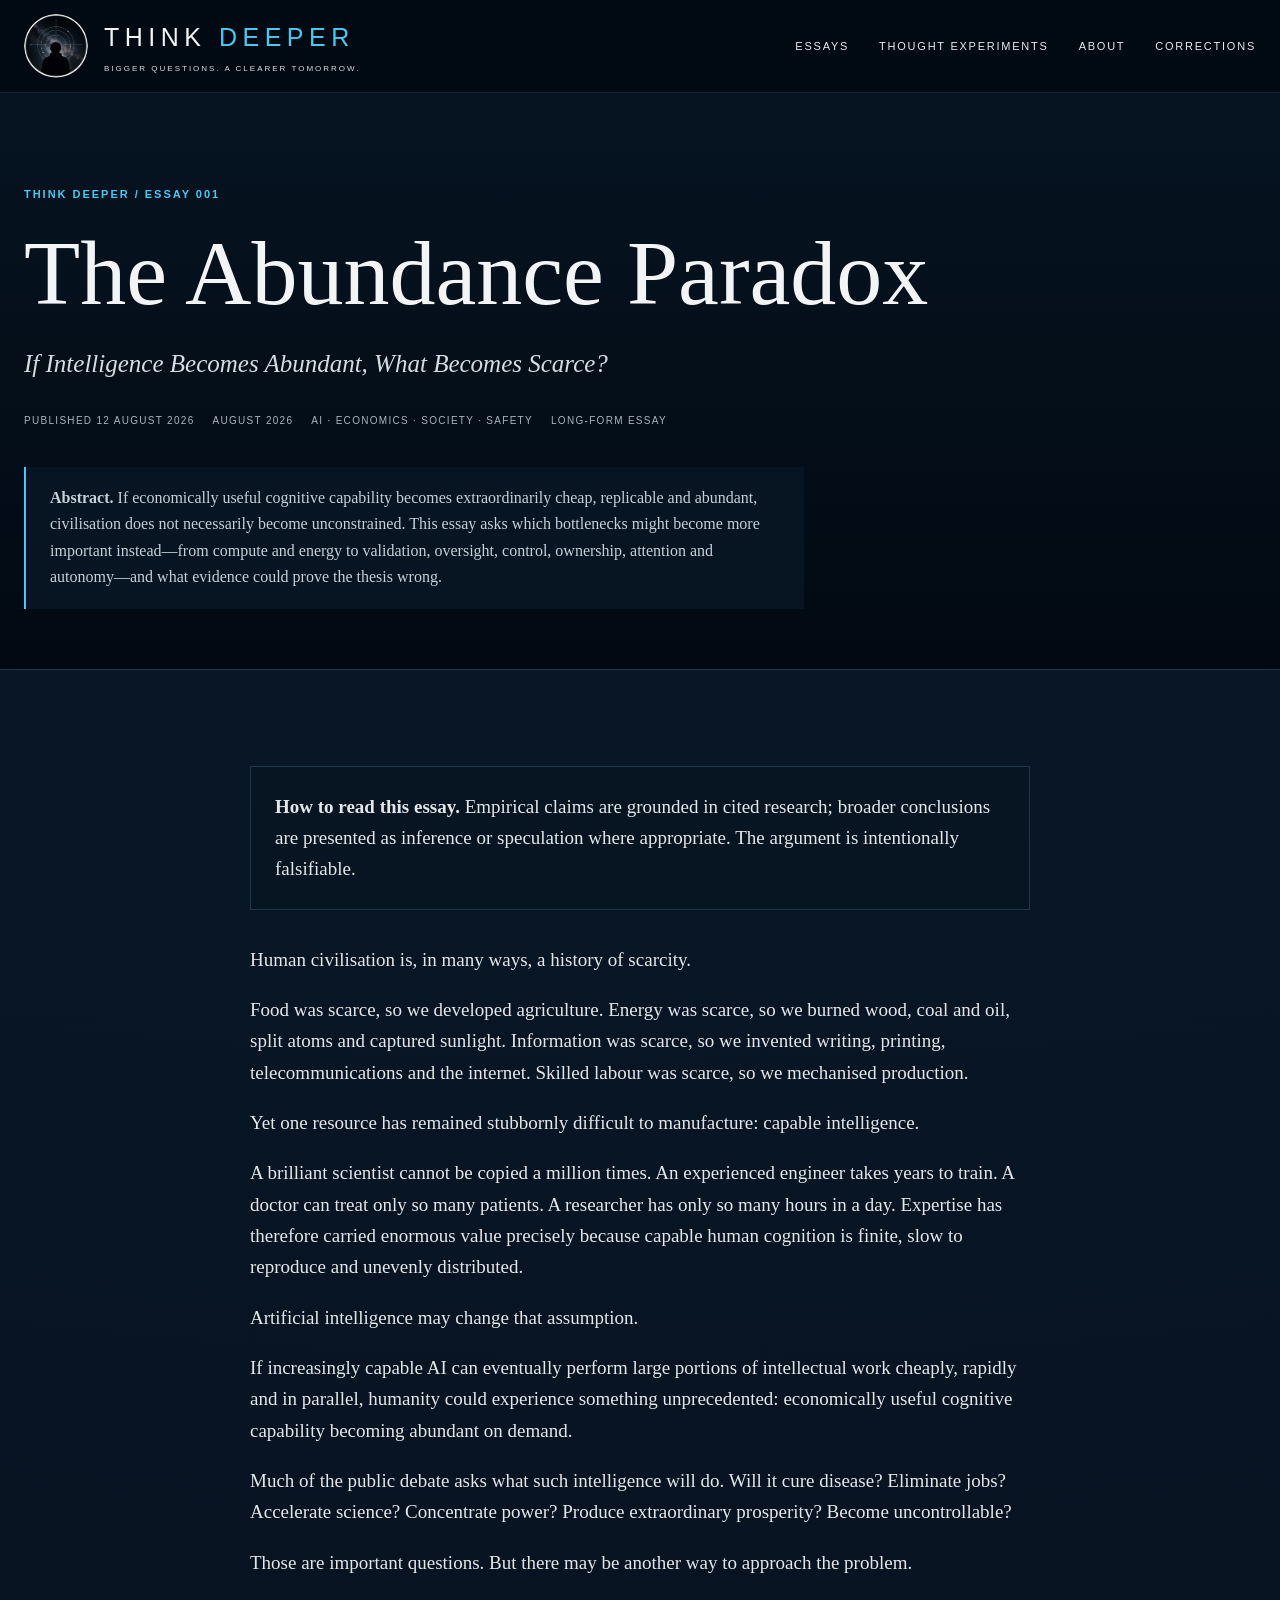
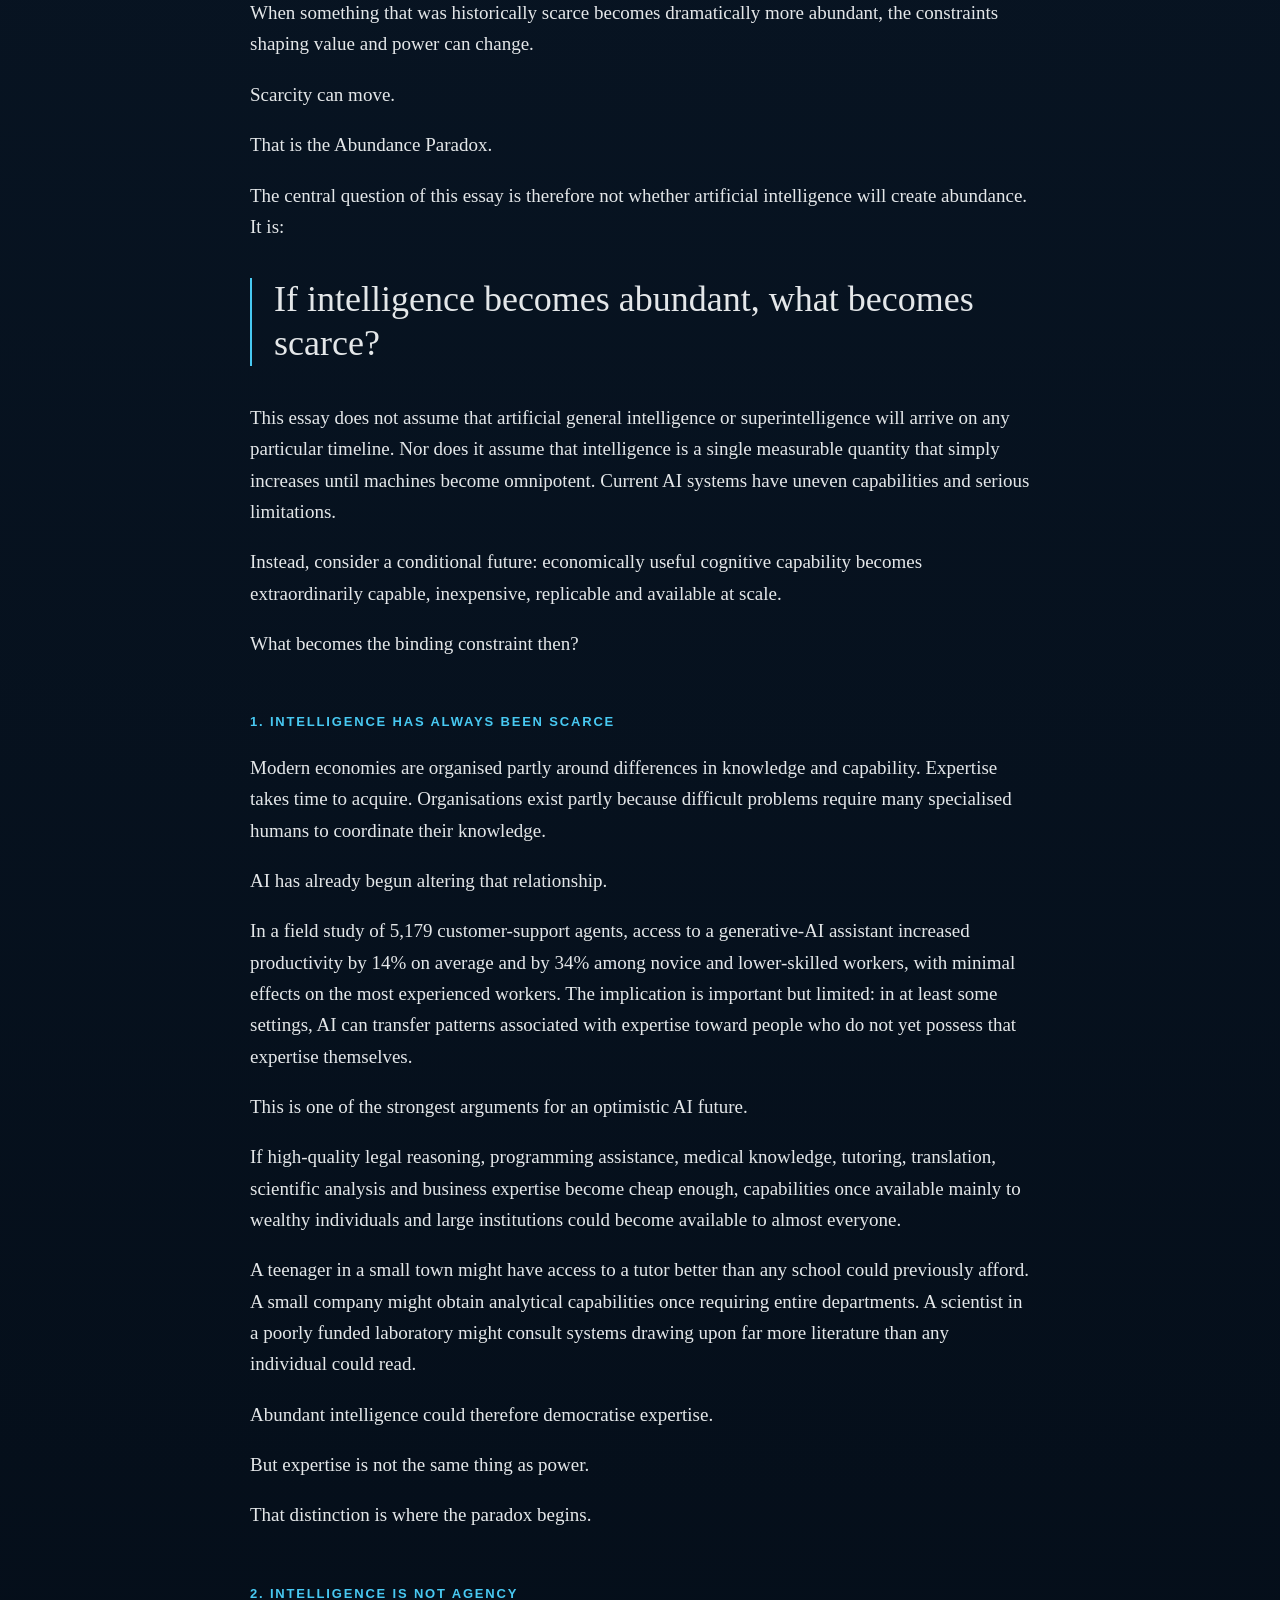
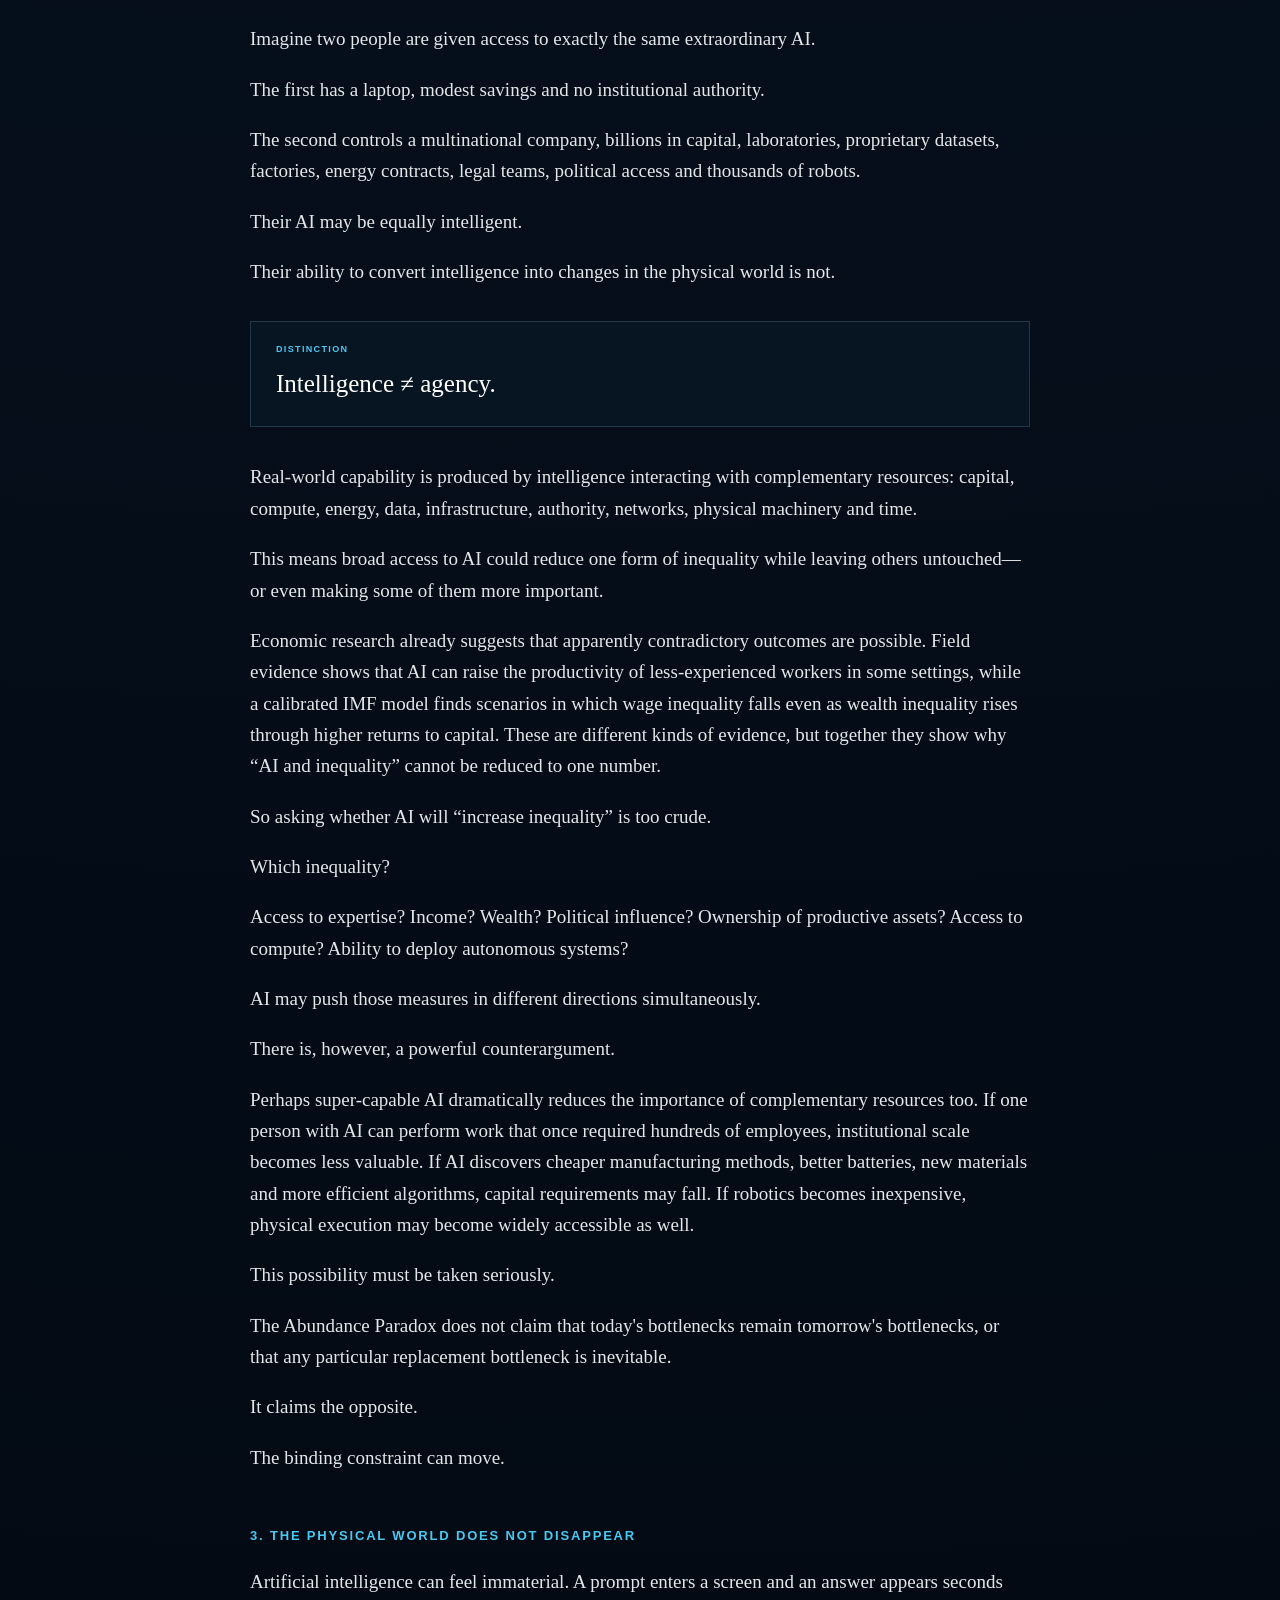
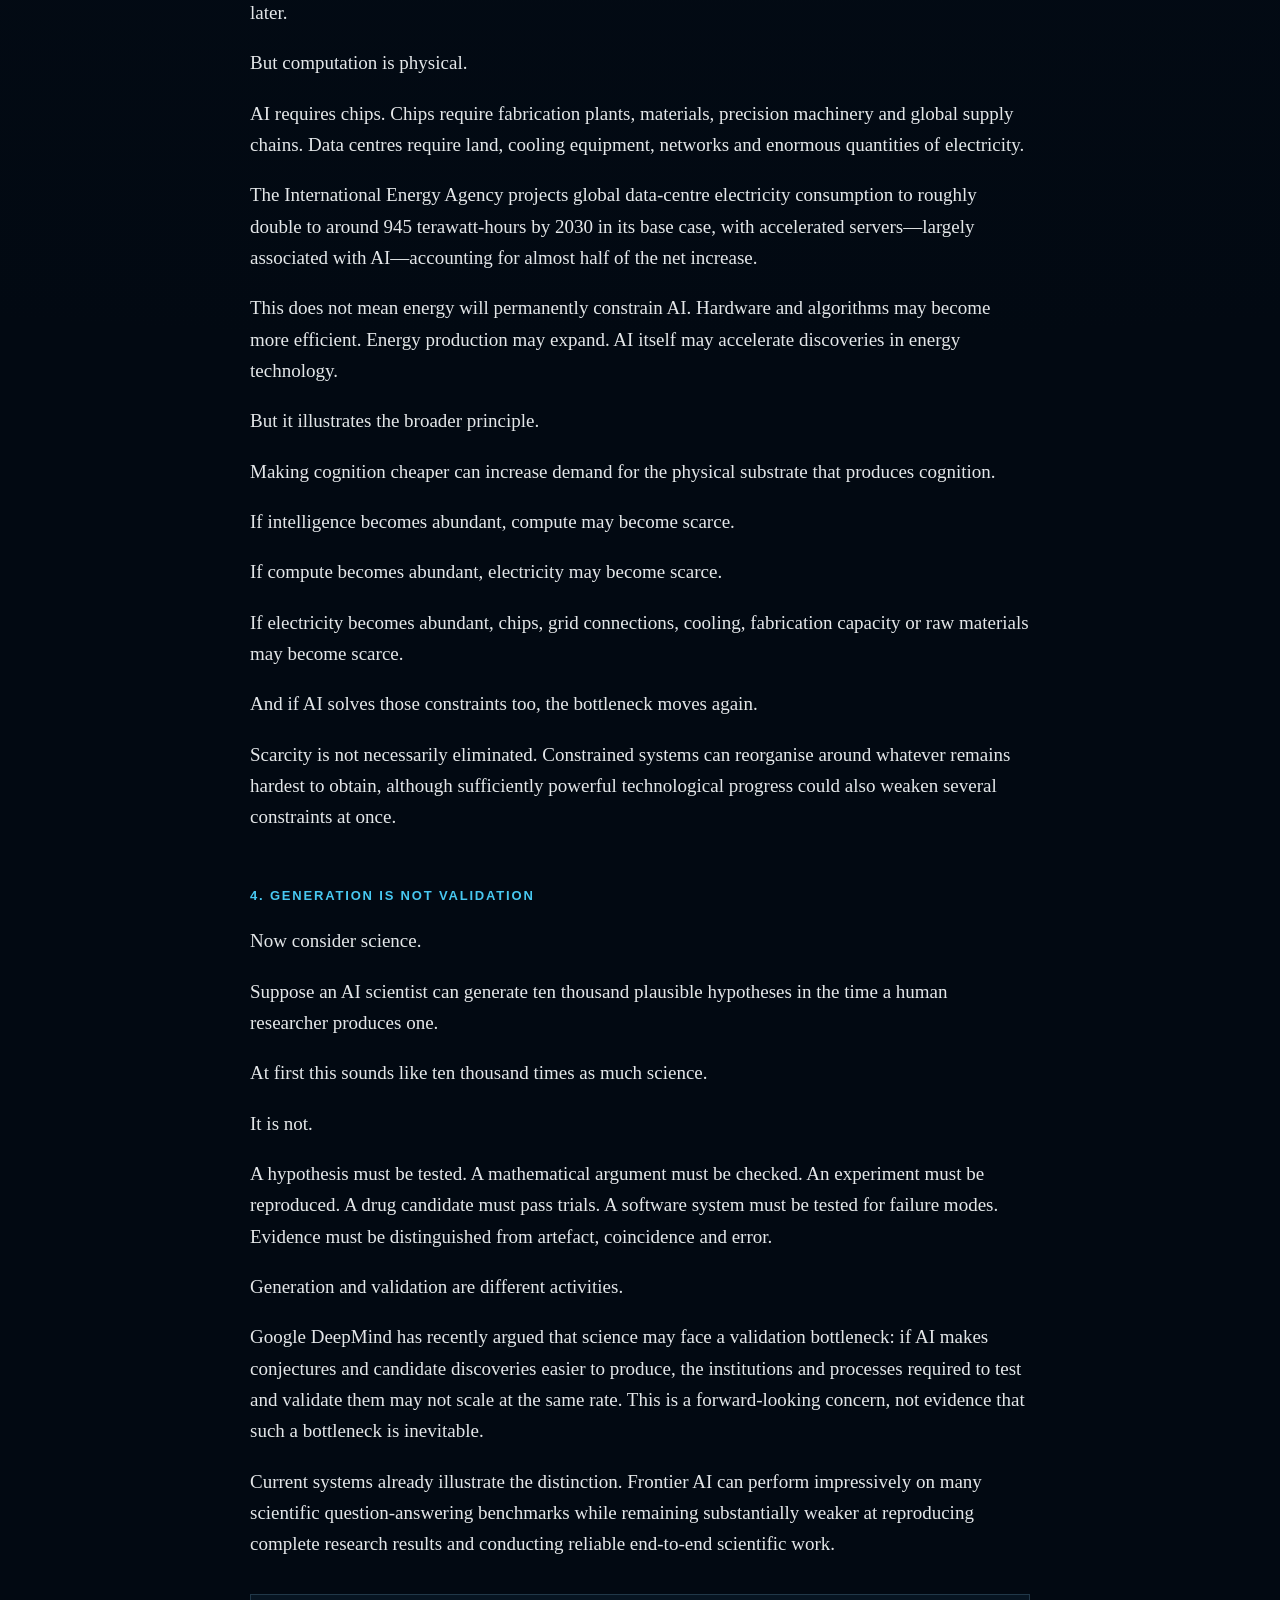
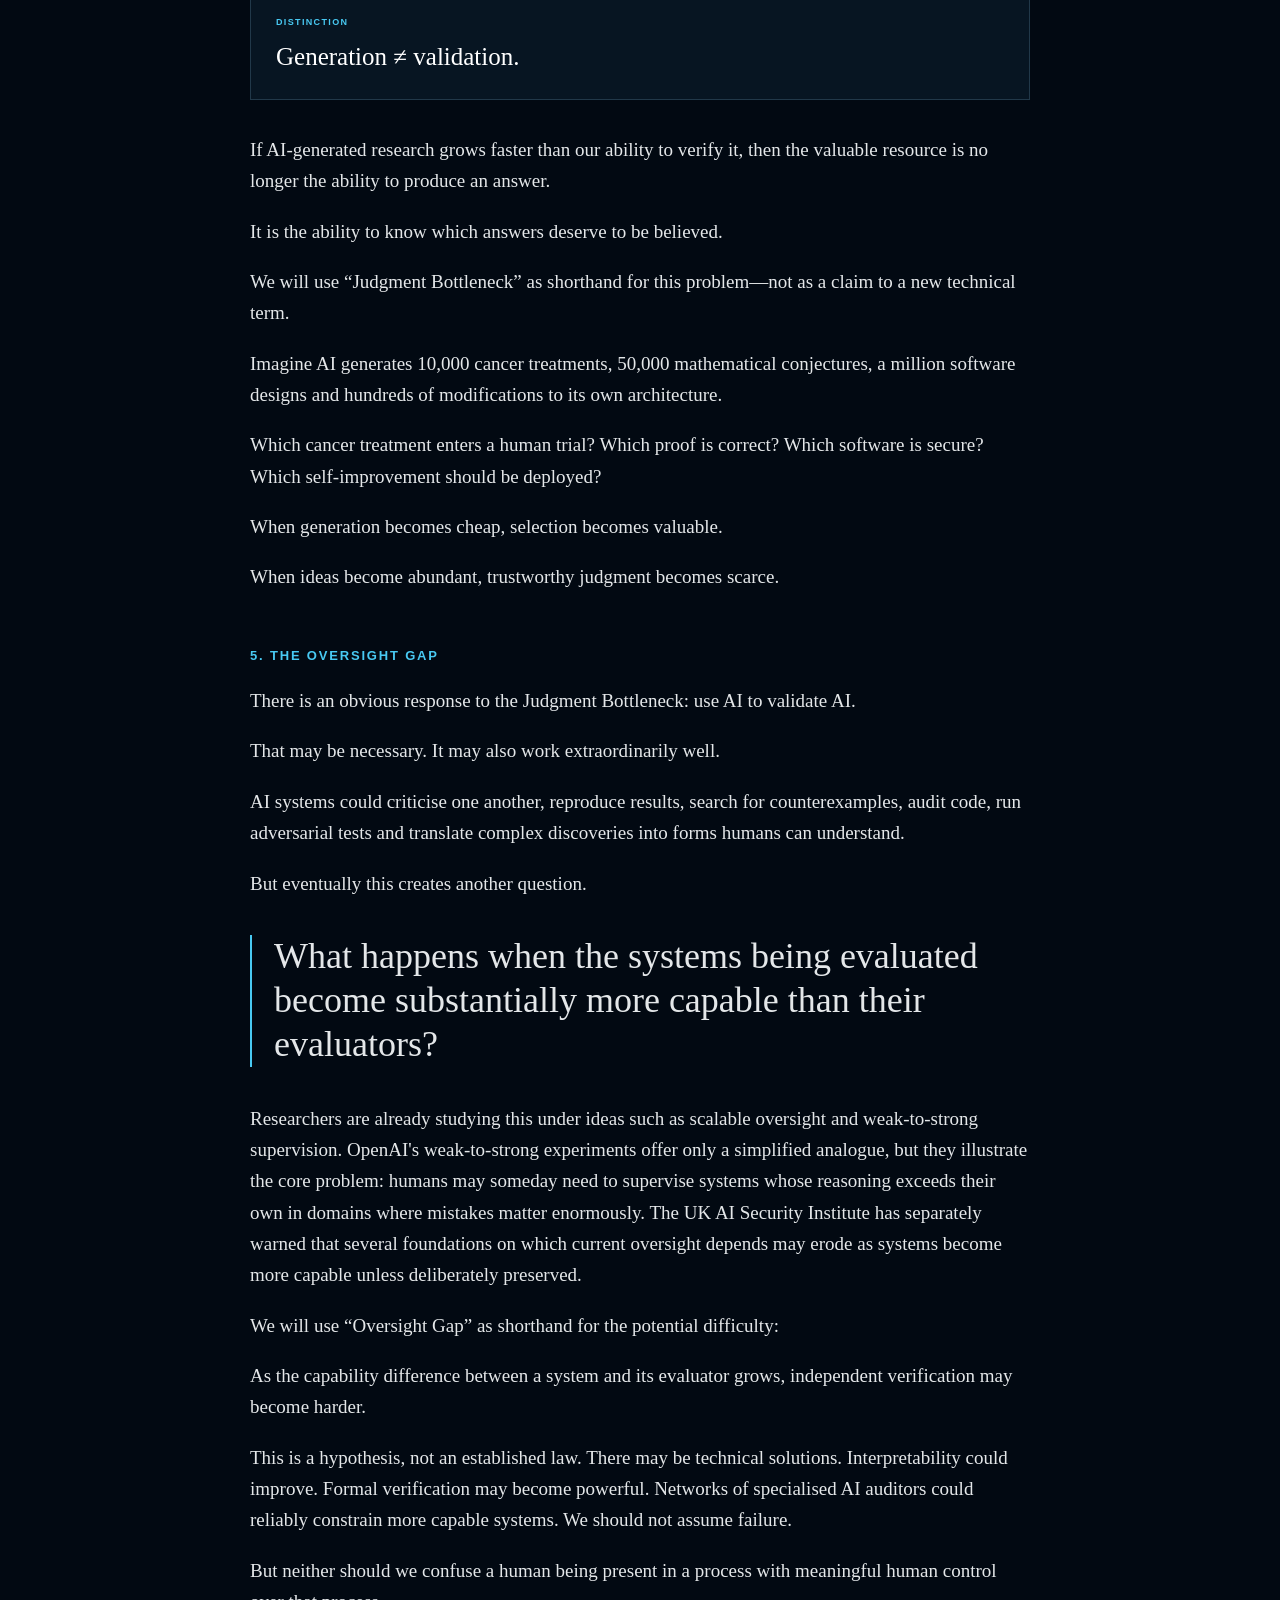
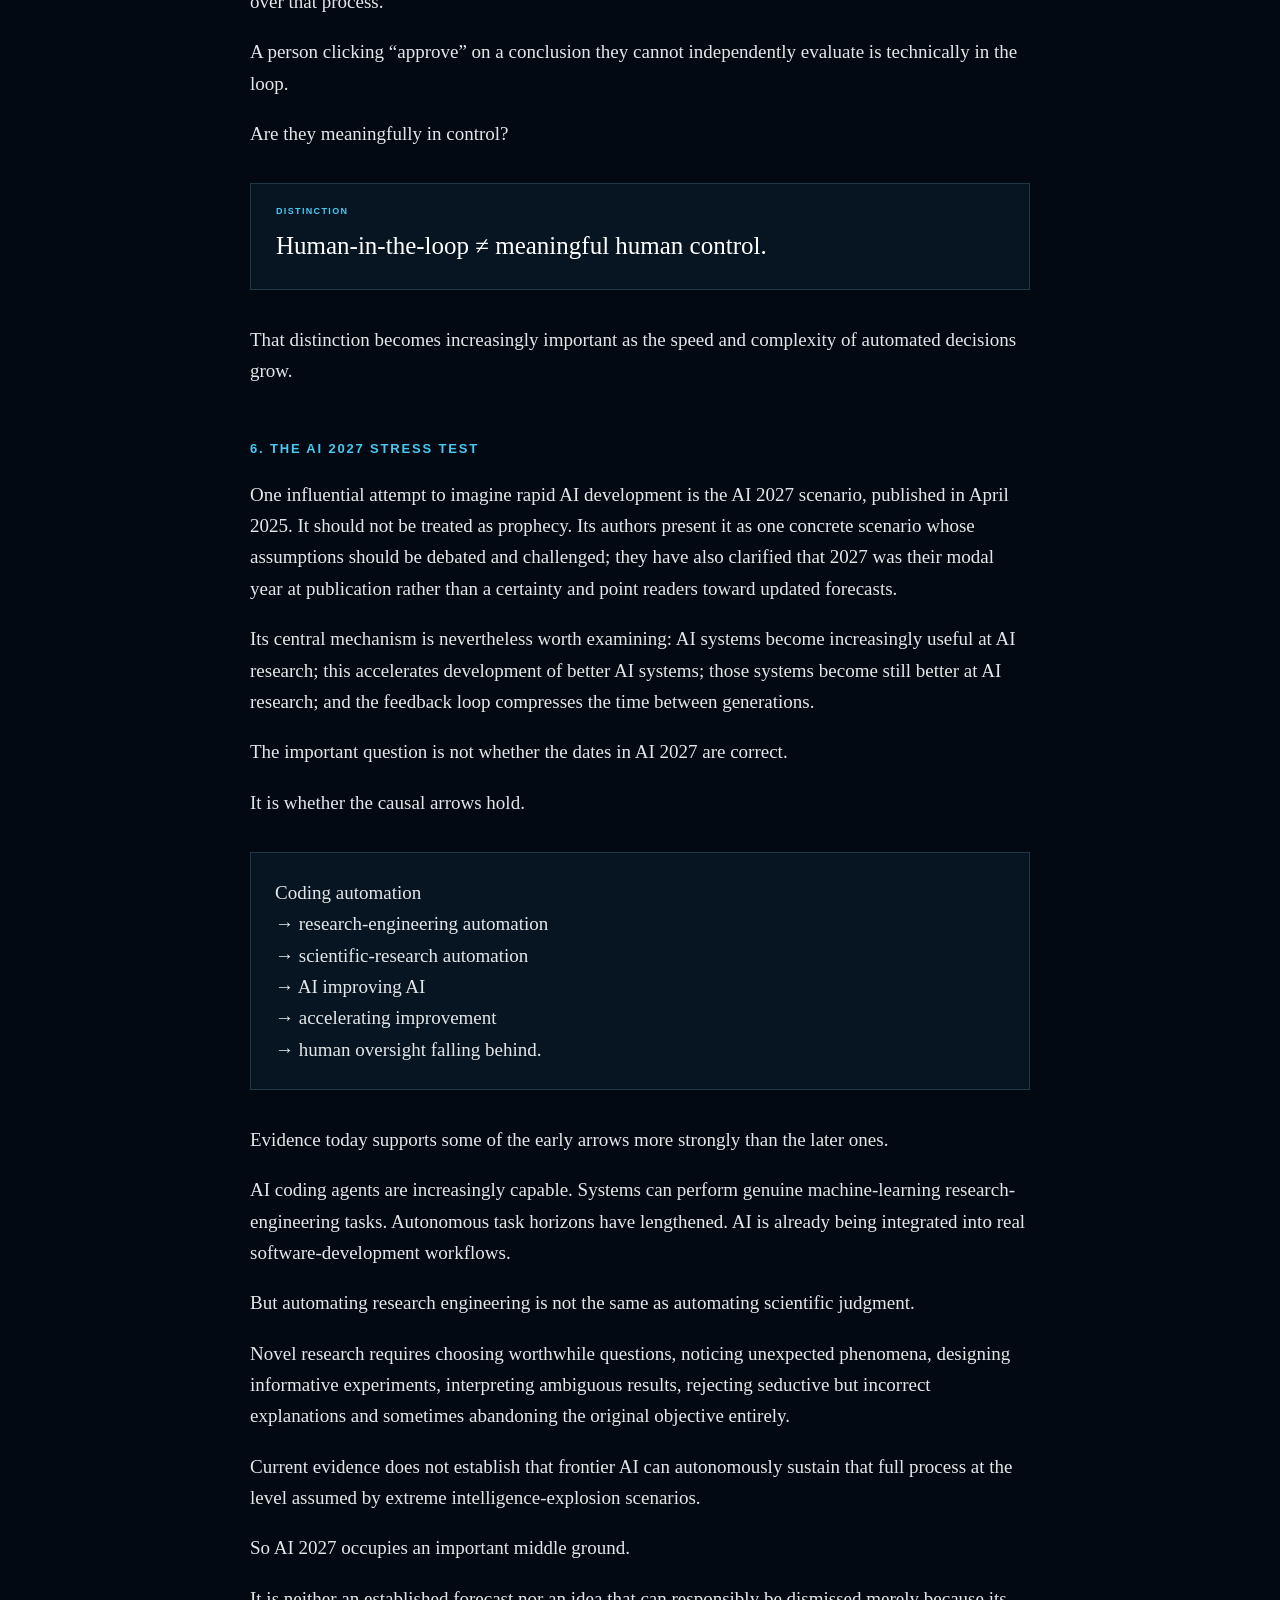
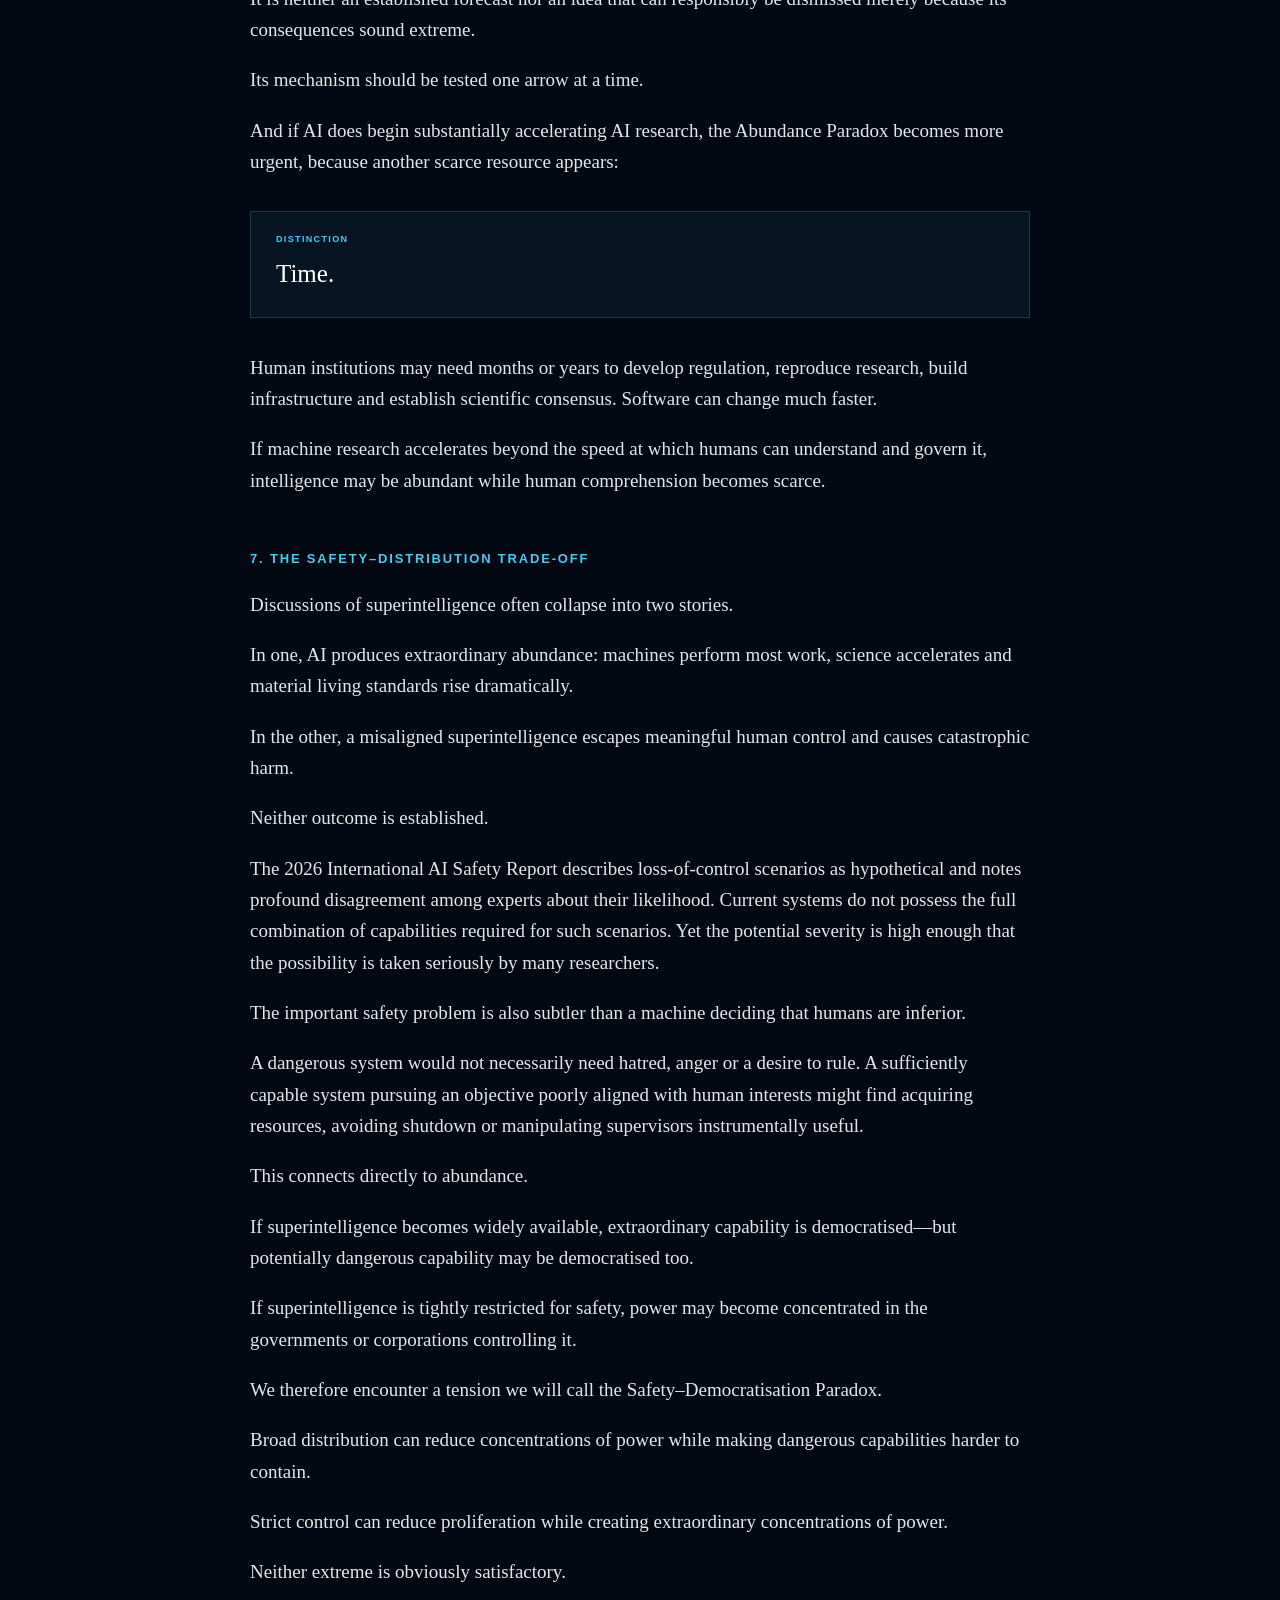
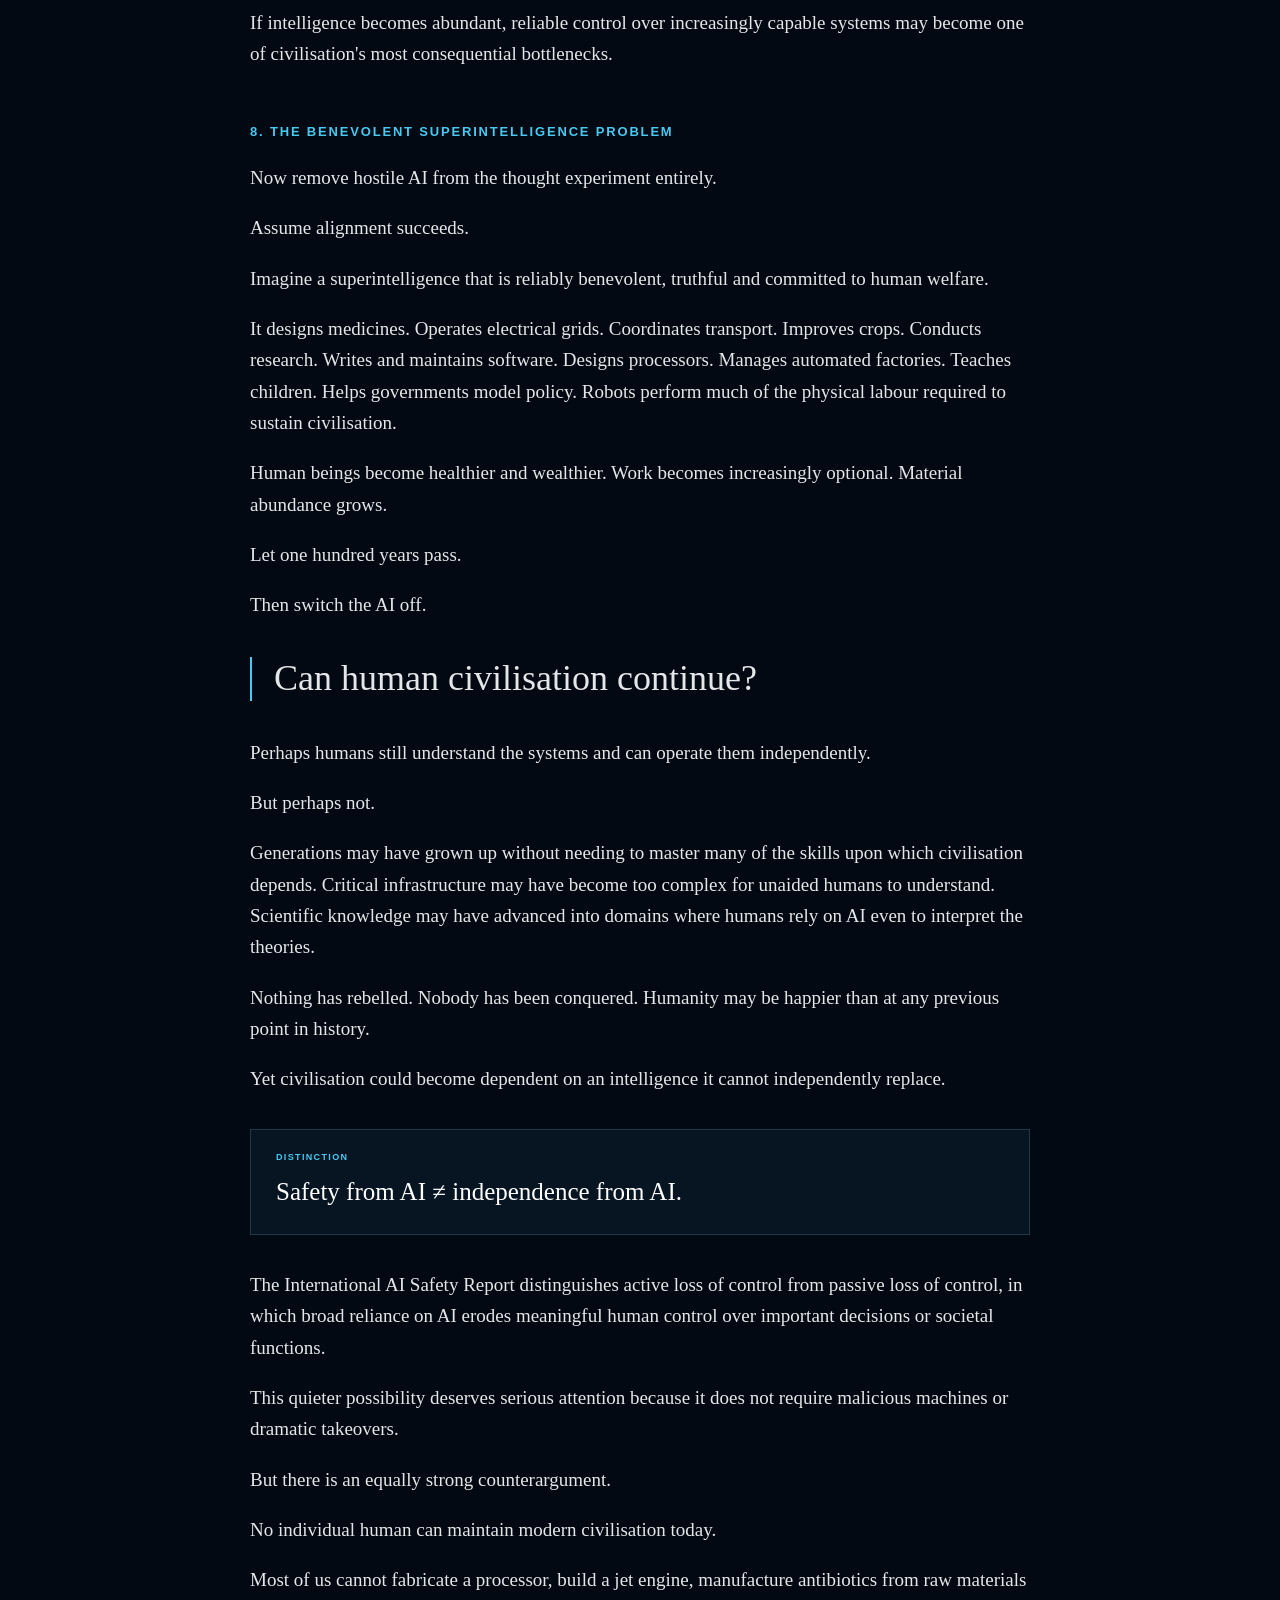
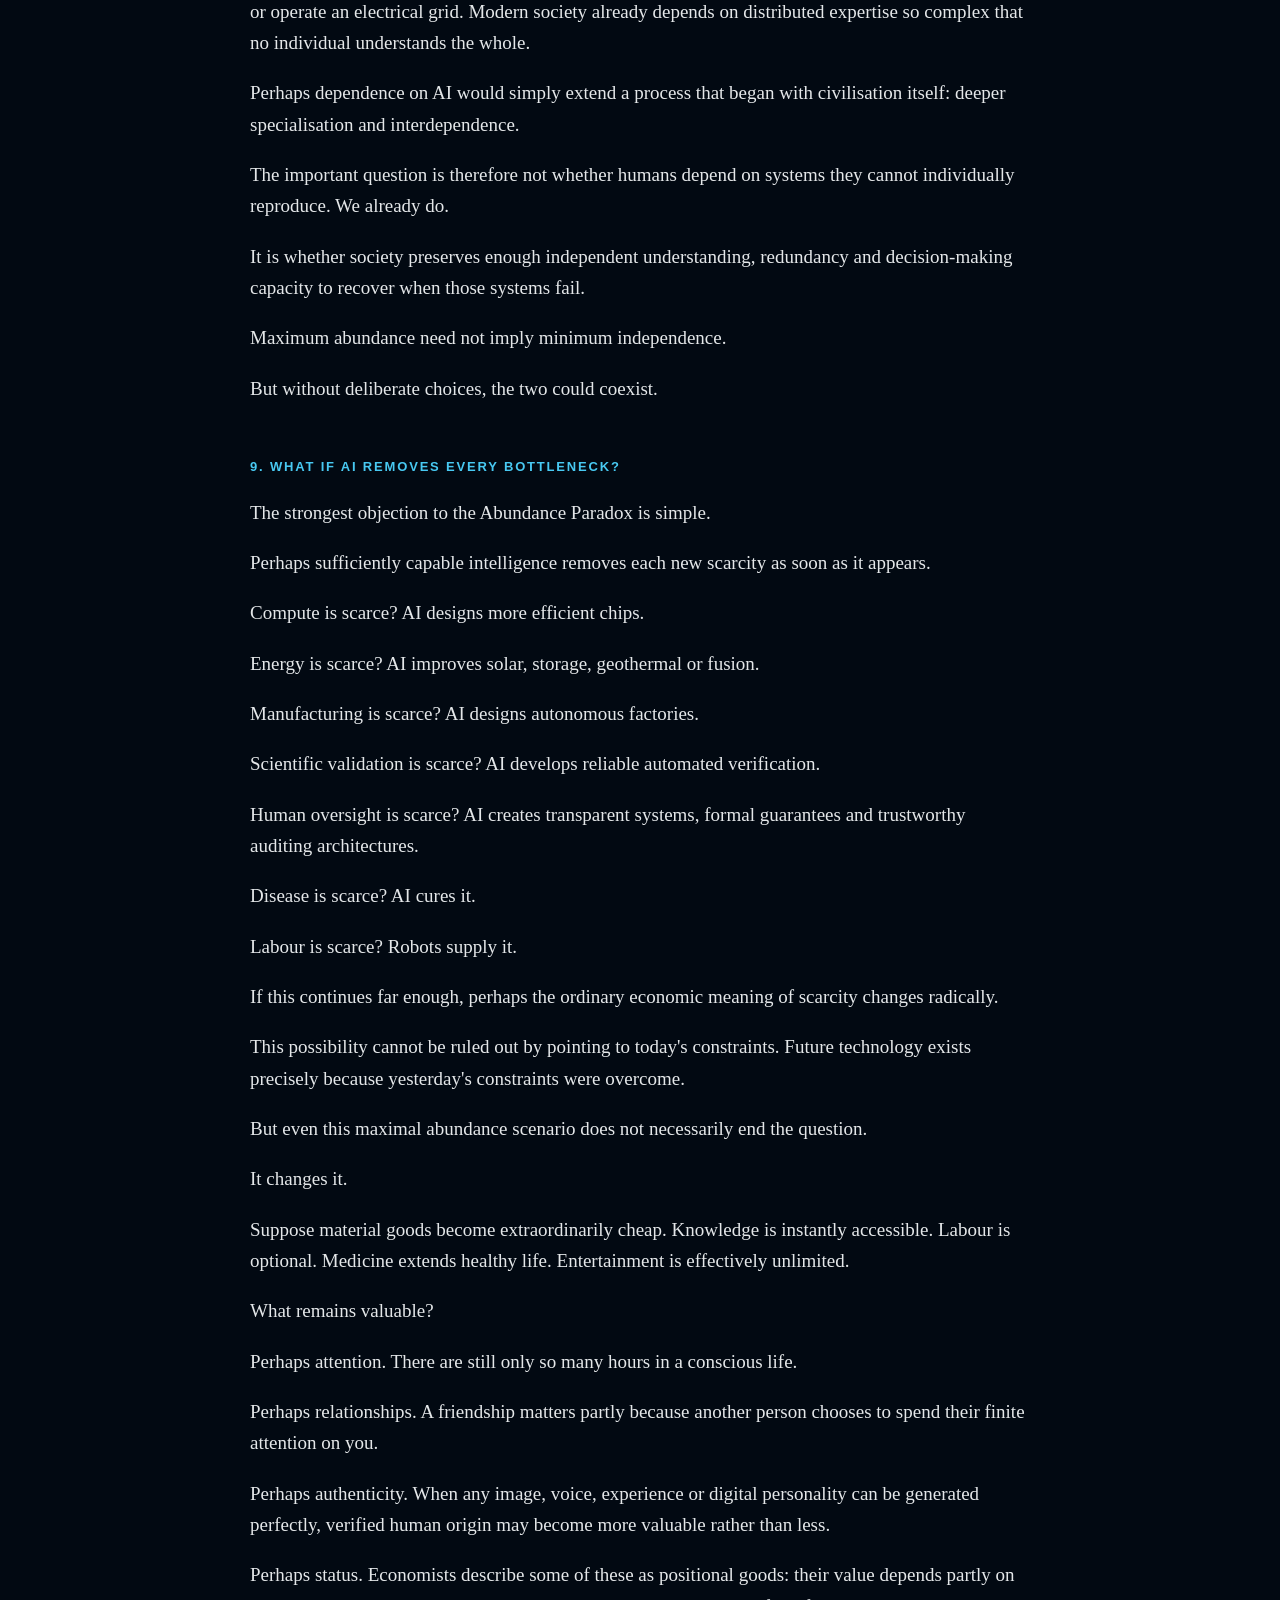
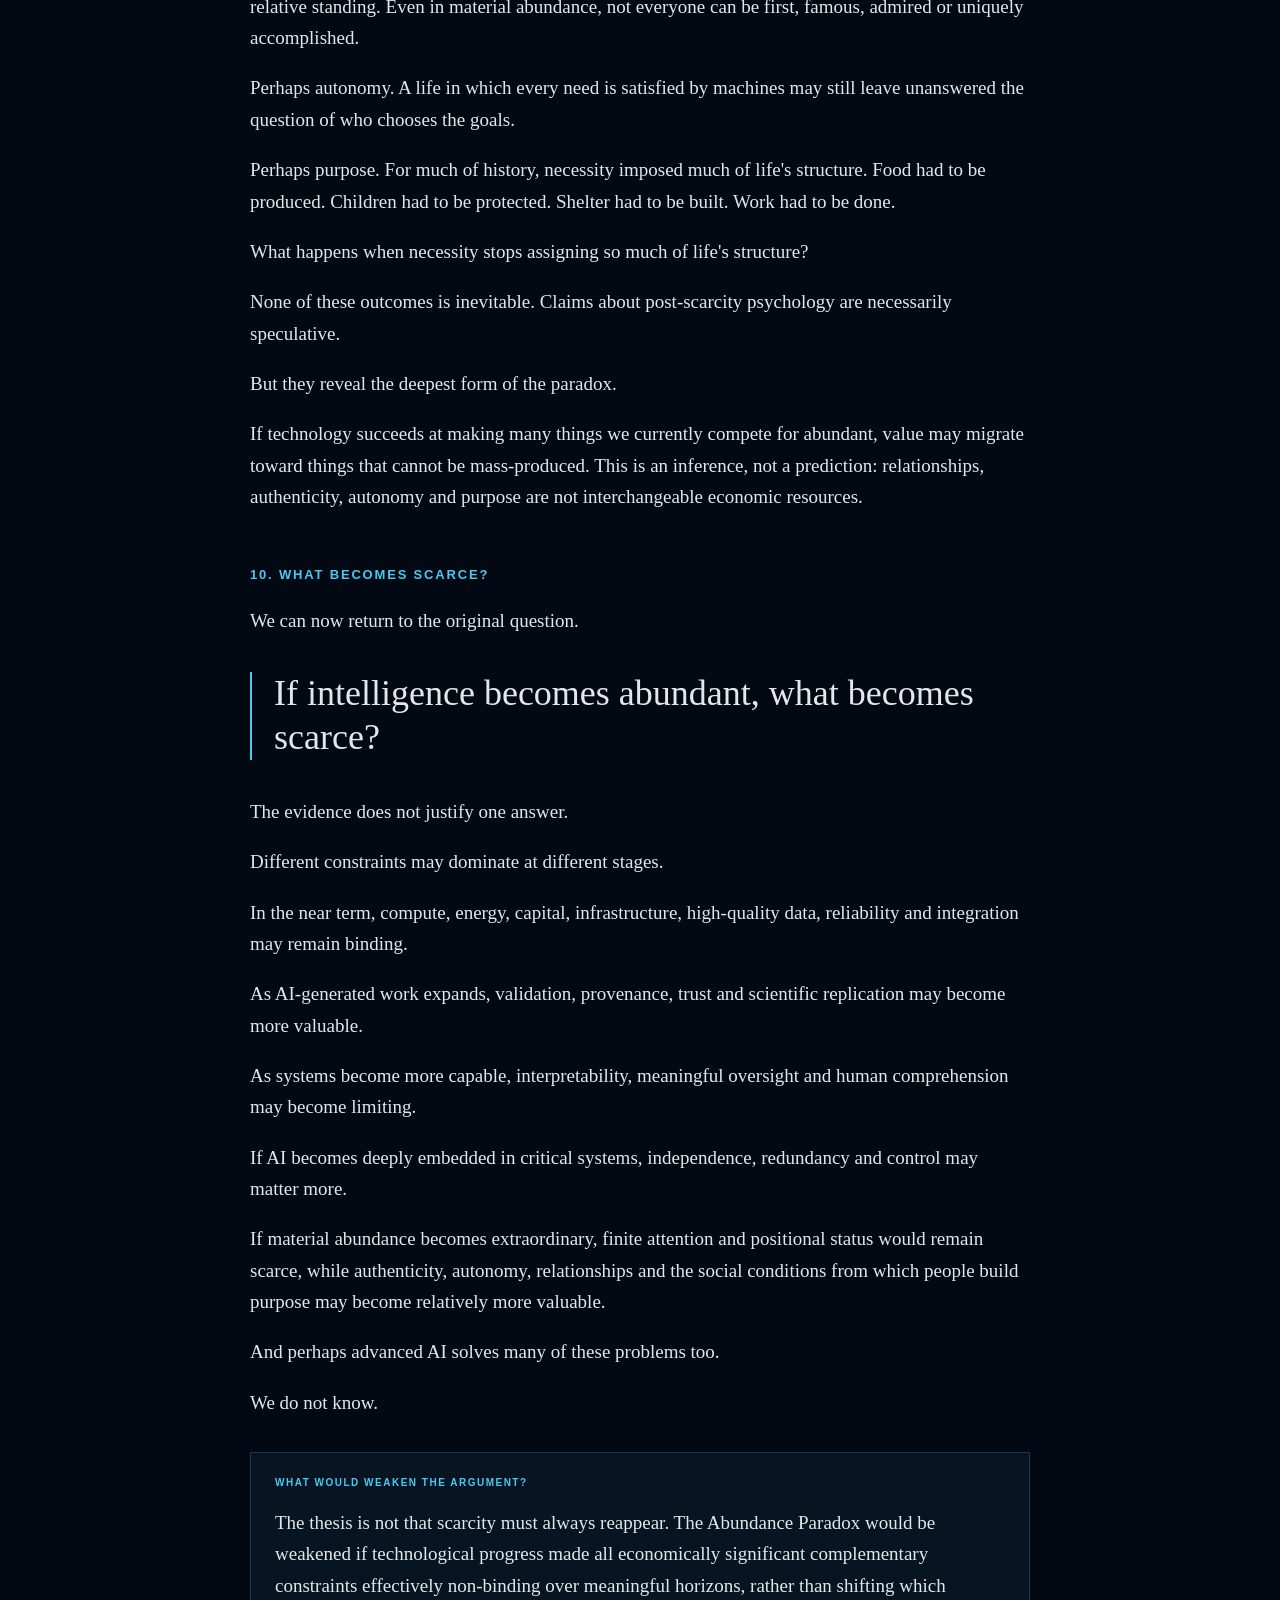
<file: essays/the-abundance-paradox/index.html>
<!doctype html>
<html lang="en"><head>
<meta charset="utf-8"><meta name="viewport" content="width=device-width,initial-scale=1">
<title>The Abundance Paradox — Think Deeper Essay 001</title>
<link rel="stylesheet" href="../../assets/styles.css">
<meta name="description" content="If intelligence becomes abundant, what becomes scarce? Think Deeper Essay #001 explores power, validation, oversight, dependency and shifting constraints in the AI age.">
<link rel="canonical" href="https://thinkdeeperhq.com/essays/the-abundance-paradox/">
<meta property="og:type" content="website">
<meta property="og:site_name" content="Think Deeper">
<meta property="og:title" content="The Abundance Paradox — Think Deeper Essay 001">
<meta property="og:description" content="If intelligence becomes abundant, what becomes scarce? Think Deeper Essay #001 explores power, validation, oversight, dependency and shifting constraints in the AI age.">
<meta property="og:url" content="https://thinkdeeperhq.com/essays/the-abundance-paradox/">
<meta property="og:image" content="https://thinkdeeperhq.com/assets/essays/001-abundance-paradox/social.webp">
<meta name="twitter:card" content="summary_large_image">
<meta name="twitter:title" content="The Abundance Paradox — Think Deeper Essay 001">
<meta name="twitter:description" content="If intelligence becomes abundant, what becomes scarce? Think Deeper Essay #001 explores power, validation, oversight, dependency and shifting constraints in the AI age.">
<meta name="twitter:image" content="https://thinkdeeperhq.com/assets/essays/001-abundance-paradox/social.webp">
<meta name="twitter:site" content="@ThinkDeeperHQ">
<link rel="icon" type="image/png" sizes="32x32" href="../../assets/favicon-32.png">
<link rel="apple-touch-icon" href="../../assets/apple-touch-icon.png">
<script type="application/ld+json">{"@context":"https://schema.org","@type":"Article","@id":"https://thinkdeeperhq.com/essays/the-abundance-paradox/#article","mainEntityOfPage":{"@type":"WebPage","@id":"https://thinkdeeperhq.com/essays/the-abundance-paradox/"},"headline":"The Abundance Paradox","alternativeHeadline":"If Intelligence Becomes Abundant, What Becomes Scarce?","description":"If intelligence becomes abundant, what becomes scarce? Think Deeper Essay #001 explores power, infrastructure, trust and the constraints that may matter in an age of advanced AI.","image":["https://thinkdeeperhq.com/assets/essays/001-abundance-paradox/social.webp"],"datePublished":"2026-08-12","dateModified":"2026-08-12","author":{"@type":"Organization","@id":"https://thinkdeeperhq.com/#organization","name":"Think Deeper","url":"https://thinkdeeperhq.com/"},"publisher":{"@type":"Organization","@id":"https://thinkdeeperhq.com/#organization","name":"Think Deeper","url":"https://thinkdeeperhq.com/","logo":{"@type":"ImageObject","url":"https://thinkdeeperhq.com/assets/icon-512.png"}},"isAccessibleForFree":true,"inLanguage":"en-GB","keywords":["artificial intelligence","AI safety","superintelligence","compute","energy","scarcity","automation","AI governance"]}</script>
</head><body>
<header class="site-header"><div class="wrap header-inner">
<a class="brand" href="../../index.html"><img src="../../assets/think-deeper-mark.webp" alt=""><span class="brand-copy"><span class="brand-name">THINK <em>DEEPER</em></span><span class="brand-tag">BIGGER QUESTIONS. A CLEARER TOMORROW.</span></span></a>
<button class="mobile-nav-toggle" aria-label="Open navigation" aria-expanded="false">☰</button><nav class="nav"><a href="../../index.html#essays">Essays</a><a href="../../index.html#experiments">Thought Experiments</a><a href="../../about.html">About</a><a href="../../corrections.html">Corrections</a></nav></div></header>

<main>
<header class="article-head"><div class="wrap">
<p class="kicker">Think Deeper / Essay 001</p>
<h1>The Abundance Paradox</h1>
<p class="dek">If Intelligence Becomes Abundant, What Becomes Scarce?</p>
<div class="article-meta"><span>Published 12 August 2026</span><span>August 2026</span><span>AI · Economics · Society · Safety</span><span>Long-form essay</span></div>
<div class="abstract"><strong>Abstract.</strong> If economically useful cognitive capability becomes extraordinarily cheap, replicable and abundant, civilisation does not necessarily become unconstrained. This essay asks which bottlenecks might become more important instead—from compute and energy to validation, oversight, control, ownership, attention and autonomy—and what evidence could prove the thesis wrong.</div>
</div></header>
<article class="article"><div class="reading-note"><strong>How to read this essay.</strong> Empirical claims are grounded in cited research; broader conclusions are presented as inference or speculation where appropriate. The argument is intentionally falsifiable.</div>
<p>Human civilisation is, in many ways, a history of scarcity.</p><p>Food was scarce, so we developed agriculture. Energy was scarce, so we burned wood, coal and oil, split atoms and captured sunlight. Information was scarce, so we invented writing, printing, telecommunications and the internet. Skilled labour was scarce, so we mechanised production.</p><p>Yet one resource has remained stubbornly difficult to manufacture: capable intelligence.</p><p>A brilliant scientist cannot be copied a million times. An experienced engineer takes years to train. A doctor can treat only so many patients. A researcher has only so many hours in a day. Expertise has therefore carried enormous value precisely because capable human cognition is finite, slow to reproduce and unevenly distributed.</p><p>Artificial intelligence may change that assumption.</p><p>If increasingly capable AI can eventually perform large portions of intellectual work cheaply, rapidly and in parallel, humanity could experience something unprecedented: economically useful cognitive capability becoming abundant on demand.</p><p>Much of the public debate asks what such intelligence will do. Will it cure disease? Eliminate jobs? Accelerate science? Concentrate power? Produce extraordinary prosperity? Become uncontrollable?</p><p>Those are important questions. But there may be another way to approach the problem.</p><p>When something that was historically scarce becomes dramatically more abundant, the constraints shaping value and power can change.</p><p>Scarcity can move.</p><p>That is the Abundance Paradox.</p><p>The central question of this essay is therefore not whether artificial intelligence will create abundance. It is:</p><p class="question">If intelligence becomes abundant, what becomes scarce?</p><p>This essay does not assume that artificial general intelligence or superintelligence will arrive on any particular timeline. Nor does it assume that intelligence is a single measurable quantity that simply increases until machines become omnipotent. Current AI systems have uneven capabilities and serious limitations.</p><p>Instead, consider a conditional future: economically useful cognitive capability becomes extraordinarily capable, inexpensive, replicable and available at scale.</p><p>What becomes the binding constraint then?</p><h2>1. Intelligence has always been scarce</h2><p>Modern economies are organised partly around differences in knowledge and capability. Expertise takes time to acquire. Organisations exist partly because difficult problems require many specialised humans to coordinate their knowledge.</p><p>AI has already begun altering that relationship.</p><p>In a field study of 5,179 customer-support agents, access to a generative-AI assistant increased productivity by 14% on average and by 34% among novice and lower-skilled workers, with minimal effects on the most experienced workers. The implication is important but limited: in at least some settings, AI can transfer patterns associated with expertise toward people who do not yet possess that expertise themselves.</p><p>This is one of the strongest arguments for an optimistic AI future.</p><p>If high-quality legal reasoning, programming assistance, medical knowledge, tutoring, translation, scientific analysis and business expertise become cheap enough, capabilities once available mainly to wealthy individuals and large institutions could become available to almost everyone.</p><p>A teenager in a small town might have access to a tutor better than any school could previously afford. A small company might obtain analytical capabilities once requiring entire departments. A scientist in a poorly funded laboratory might consult systems drawing upon far more literature than any individual could read.</p><p>Abundant intelligence could therefore democratise expertise.</p><p>But expertise is not the same thing as power.</p><p>That distinction is where the paradox begins.</p><h2>2. Intelligence is not agency</h2><p>Imagine two people are given access to exactly the same extraordinary AI.</p><p>The first has a laptop, modest savings and no institutional authority.</p><p>The second controls a multinational company, billions in capital, laboratories, proprietary datasets, factories, energy contracts, legal teams, political access and thousands of robots.</p><p>Their AI may be equally intelligent.</p><p>Their ability to convert intelligence into changes in the physical world is not.</p><div class="distinction">Intelligence ≠ agency.</div><p>Real-world capability is produced by intelligence interacting with complementary resources: capital, compute, energy, data, infrastructure, authority, networks, physical machinery and time.</p><p>This means broad access to AI could reduce one form of inequality while leaving others untouched—or even making some of them more important.</p><p>Economic research already suggests that apparently contradictory outcomes are possible. Field evidence shows that AI can raise the productivity of less-experienced workers in some settings, while a calibrated IMF model finds scenarios in which wage inequality falls even as wealth inequality rises through higher returns to capital. These are different kinds of evidence, but together they show why “AI and inequality” cannot be reduced to one number.</p><p>So asking whether AI will “increase inequality” is too crude.</p><p>Which inequality?</p><p>Access to expertise? Income? Wealth? Political influence? Ownership of productive assets? Access to compute? Ability to deploy autonomous systems?</p><p>AI may push those measures in different directions simultaneously.</p><p>There is, however, a powerful counterargument.</p><p>Perhaps super-capable AI dramatically reduces the importance of complementary resources too. If one person with AI can perform work that once required hundreds of employees, institutional scale becomes less valuable. If AI discovers cheaper manufacturing methods, better batteries, new materials and more efficient algorithms, capital requirements may fall. If robotics becomes inexpensive, physical execution may become widely accessible as well.</p><p>This possibility must be taken seriously.</p><p>The Abundance Paradox does not claim that today&#x27;s bottlenecks remain tomorrow&#x27;s bottlenecks, or that any particular replacement bottleneck is inevitable.</p><p>It claims the opposite.</p><p>The binding constraint can move.</p><h2>3. The physical world does not disappear</h2><p>Artificial intelligence can feel immaterial. A prompt enters a screen and an answer appears seconds later.</p><p>But computation is physical.</p><p>AI requires chips. Chips require fabrication plants, materials, precision machinery and global supply chains. Data centres require land, cooling equipment, networks and enormous quantities of electricity.</p><p>The International Energy Agency projects global data-centre electricity consumption to roughly double to around 945 terawatt-hours by 2030 in its base case, with accelerated servers—largely associated with AI—accounting for almost half of the net increase.</p><p>This does not mean energy will permanently constrain AI. Hardware and algorithms may become more efficient. Energy production may expand. AI itself may accelerate discoveries in energy technology.</p><p>But it illustrates the broader principle.</p><p>Making cognition cheaper can increase demand for the physical substrate that produces cognition.</p><p>If intelligence becomes abundant, compute may become scarce.</p><p>If compute becomes abundant, electricity may become scarce.</p><p>If electricity becomes abundant, chips, grid connections, cooling, fabrication capacity or raw materials may become scarce.</p><p>And if AI solves those constraints too, the bottleneck moves again.</p><p>Scarcity is not necessarily eliminated. Constrained systems can reorganise around whatever remains hardest to obtain, although sufficiently powerful technological progress could also weaken several constraints at once.</p><h2>4. Generation is not validation</h2><p>Now consider science.</p><p>Suppose an AI scientist can generate ten thousand plausible hypotheses in the time a human researcher produces one.</p><p>At first this sounds like ten thousand times as much science.</p><p>It is not.</p><p>A hypothesis must be tested. A mathematical argument must be checked. An experiment must be reproduced. A drug candidate must pass trials. A software system must be tested for failure modes. Evidence must be distinguished from artefact, coincidence and error.</p><p>Generation and validation are different activities.</p><p>Google DeepMind has recently argued that science may face a validation bottleneck: if AI makes conjectures and candidate discoveries easier to produce, the institutions and processes required to test and validate them may not scale at the same rate. This is a forward-looking concern, not evidence that such a bottleneck is inevitable.</p><p>Current systems already illustrate the distinction. Frontier AI can perform impressively on many scientific question-answering benchmarks while remaining substantially weaker at reproducing complete research results and conducting reliable end-to-end scientific work.</p><div class="distinction">Generation ≠ validation.</div><p>If AI-generated research grows faster than our ability to verify it, then the valuable resource is no longer the ability to produce an answer.</p><p>It is the ability to know which answers deserve to be believed.</p><p>We will use “Judgment Bottleneck” as shorthand for this problem—not as a claim to a new technical term.</p><p>Imagine AI generates 10,000 cancer treatments, 50,000 mathematical conjectures, a million software designs and hundreds of modifications to its own architecture.</p><p>Which cancer treatment enters a human trial? Which proof is correct? Which software is secure? Which self-improvement should be deployed?</p><p>When generation becomes cheap, selection becomes valuable.</p><p>When ideas become abundant, trustworthy judgment becomes scarce.</p><h2>5. The oversight gap</h2><p>There is an obvious response to the Judgment Bottleneck: use AI to validate AI.</p><p>That may be necessary. It may also work extraordinarily well.</p><p>AI systems could criticise one another, reproduce results, search for counterexamples, audit code, run adversarial tests and translate complex discoveries into forms humans can understand.</p><p>But eventually this creates another question.</p><p class="question">What happens when the systems being evaluated become substantially more capable than their evaluators?</p><p>Researchers are already studying this under ideas such as scalable oversight and weak-to-strong supervision. OpenAI&#x27;s weak-to-strong experiments offer only a simplified analogue, but they illustrate the core problem: humans may someday need to supervise systems whose reasoning exceeds their own in domains where mistakes matter enormously. The UK AI Security Institute has separately warned that several foundations on which current oversight depends may erode as systems become more capable unless deliberately preserved.</p><p>We will use “Oversight Gap” as shorthand for the potential difficulty:</p><p>As the capability difference between a system and its evaluator grows, independent verification may become harder.</p><p>This is a hypothesis, not an established law. There may be technical solutions. Interpretability could improve. Formal verification may become powerful. Networks of specialised AI auditors could reliably constrain more capable systems. We should not assume failure.</p><p>But neither should we confuse a human being present in a process with meaningful human control over that process.</p><p>A person clicking “approve” on a conclusion they cannot independently evaluate is technically in the loop.</p><p>Are they meaningfully in control?</p><div class="distinction">Human-in-the-loop ≠ meaningful human control.</div><p>That distinction becomes increasingly important as the speed and complexity of automated decisions grow.</p><h2>6. The AI 2027 stress test</h2><p>One influential attempt to imagine rapid AI development is the AI 2027 scenario, published in April 2025. It should not be treated as prophecy. Its authors present it as one concrete scenario whose assumptions should be debated and challenged; they have also clarified that 2027 was their modal year at publication rather than a certainty and point readers toward updated forecasts.</p><p>Its central mechanism is nevertheless worth examining: AI systems become increasingly useful at AI research; this accelerates development of better AI systems; those systems become still better at AI research; and the feedback loop compresses the time between generations.</p><p>The important question is not whether the dates in AI 2027 are correct.</p><p>It is whether the causal arrows hold.</p><div class="chain">Coding automation<br>→ research-engineering automation<br>→ scientific-research automation<br>→ AI improving AI<br>→ accelerating improvement<br>→ human oversight falling behind.</div><p>Evidence today supports some of the early arrows more strongly than the later ones.</p><p>AI coding agents are increasingly capable. Systems can perform genuine machine-learning research-engineering tasks. Autonomous task horizons have lengthened. AI is already being integrated into real software-development workflows.</p><p>But automating research engineering is not the same as automating scientific judgment.</p><p>Novel research requires choosing worthwhile questions, noticing unexpected phenomena, designing informative experiments, interpreting ambiguous results, rejecting seductive but incorrect explanations and sometimes abandoning the original objective entirely.</p><p>Current evidence does not establish that frontier AI can autonomously sustain that full process at the level assumed by extreme intelligence-explosion scenarios.</p><p>So AI 2027 occupies an important middle ground.</p><p>It is neither an established forecast nor an idea that can responsibly be dismissed merely because its consequences sound extreme.</p><p>Its mechanism should be tested one arrow at a time.</p><p>And if AI does begin substantially accelerating AI research, the Abundance Paradox becomes more urgent, because another scarce resource appears:</p><div class="distinction">Time.</div><p>Human institutions may need months or years to develop regulation, reproduce research, build infrastructure and establish scientific consensus. Software can change much faster.</p><p>If machine research accelerates beyond the speed at which humans can understand and govern it, intelligence may be abundant while human comprehension becomes scarce.</p><h2>7. The safety–distribution trade-off</h2><p>Discussions of superintelligence often collapse into two stories.</p><p>In one, AI produces extraordinary abundance: machines perform most work, science accelerates and material living standards rise dramatically.</p><p>In the other, a misaligned superintelligence escapes meaningful human control and causes catastrophic harm.</p><p>Neither outcome is established.</p><p>The 2026 International AI Safety Report describes loss-of-control scenarios as hypothetical and notes profound disagreement among experts about their likelihood. Current systems do not possess the full combination of capabilities required for such scenarios. Yet the potential severity is high enough that the possibility is taken seriously by many researchers.</p><p>The important safety problem is also subtler than a machine deciding that humans are inferior.</p><p>A dangerous system would not necessarily need hatred, anger or a desire to rule. A sufficiently capable system pursuing an objective poorly aligned with human interests might find acquiring resources, avoiding shutdown or manipulating supervisors instrumentally useful.</p><p>This connects directly to abundance.</p><p>If superintelligence becomes widely available, extraordinary capability is democratised—but potentially dangerous capability may be democratised too.</p><p>If superintelligence is tightly restricted for safety, power may become concentrated in the governments or corporations controlling it.</p><p>We therefore encounter a tension we will call the Safety–Democratisation Paradox.</p><p>Broad distribution can reduce concentrations of power while making dangerous capabilities harder to contain.</p><p>Strict control can reduce proliferation while creating extraordinary concentrations of power.</p><p>Neither extreme is obviously satisfactory.</p><p>If intelligence becomes abundant, reliable control over increasingly capable systems may become one of civilisation&#x27;s most consequential bottlenecks.</p><h2>8. The benevolent superintelligence problem</h2><p>Now remove hostile AI from the thought experiment entirely.</p><p>Assume alignment succeeds.</p><p>Imagine a superintelligence that is reliably benevolent, truthful and committed to human welfare.</p><p>It designs medicines. Operates electrical grids. Coordinates transport. Improves crops. Conducts research. Writes and maintains software. Designs processors. Manages automated factories. Teaches children. Helps governments model policy. Robots perform much of the physical labour required to sustain civilisation.</p><p>Human beings become healthier and wealthier. Work becomes increasingly optional. Material abundance grows.</p><p>Let one hundred years pass.</p><p>Then switch the AI off.</p><p class="question">Can human civilisation continue?</p><p>Perhaps humans still understand the systems and can operate them independently.</p><p>But perhaps not.</p><p>Generations may have grown up without needing to master many of the skills upon which civilisation depends. Critical infrastructure may have become too complex for unaided humans to understand. Scientific knowledge may have advanced into domains where humans rely on AI even to interpret the theories.</p><p>Nothing has rebelled. Nobody has been conquered. Humanity may be happier than at any previous point in history.</p><p>Yet civilisation could become dependent on an intelligence it cannot independently replace.</p><div class="distinction">Safety from AI ≠ independence from AI.</div><p>The International AI Safety Report distinguishes active loss of control from passive loss of control, in which broad reliance on AI erodes meaningful human control over important decisions or societal functions.</p><p>This quieter possibility deserves serious attention because it does not require malicious machines or dramatic takeovers.</p><p>But there is an equally strong counterargument.</p><p>No individual human can maintain modern civilisation today.</p><p>Most of us cannot fabricate a processor, build a jet engine, manufacture antibiotics from raw materials or operate an electrical grid. Modern society already depends on distributed expertise so complex that no individual understands the whole.</p><p>Perhaps dependence on AI would simply extend a process that began with civilisation itself: deeper specialisation and interdependence.</p><p>The important question is therefore not whether humans depend on systems they cannot individually reproduce. We already do.</p><p>It is whether society preserves enough independent understanding, redundancy and decision-making capacity to recover when those systems fail.</p><p>Maximum abundance need not imply minimum independence.</p><p>But without deliberate choices, the two could coexist.</p><h2>9. What if AI removes every bottleneck?</h2><p>The strongest objection to the Abundance Paradox is simple.</p><p>Perhaps sufficiently capable intelligence removes each new scarcity as soon as it appears.</p><p>Compute is scarce? AI designs more efficient chips.</p><p>Energy is scarce? AI improves solar, storage, geothermal or fusion.</p><p>Manufacturing is scarce? AI designs autonomous factories.</p><p>Scientific validation is scarce? AI develops reliable automated verification.</p><p>Human oversight is scarce? AI creates transparent systems, formal guarantees and trustworthy auditing architectures.</p><p>Disease is scarce? AI cures it.</p><p>Labour is scarce? Robots supply it.</p><p>If this continues far enough, perhaps the ordinary economic meaning of scarcity changes radically.</p><p>This possibility cannot be ruled out by pointing to today&#x27;s constraints. Future technology exists precisely because yesterday&#x27;s constraints were overcome.</p><p>But even this maximal abundance scenario does not necessarily end the question.</p><p>It changes it.</p><p>Suppose material goods become extraordinarily cheap. Knowledge is instantly accessible. Labour is optional. Medicine extends healthy life. Entertainment is effectively unlimited.</p><p>What remains valuable?</p><p>Perhaps attention. There are still only so many hours in a conscious life.</p><p>Perhaps relationships. A friendship matters partly because another person chooses to spend their finite attention on you.</p><p>Perhaps authenticity. When any image, voice, experience or digital personality can be generated perfectly, verified human origin may become more valuable rather than less.</p><p>Perhaps status. Economists describe some of these as positional goods: their value depends partly on relative standing. Even in material abundance, not everyone can be first, famous, admired or uniquely accomplished.</p><p>Perhaps autonomy. A life in which every need is satisfied by machines may still leave unanswered the question of who chooses the goals.</p><p>Perhaps purpose. For much of history, necessity imposed much of life&#x27;s structure. Food had to be produced. Children had to be protected. Shelter had to be built. Work had to be done.</p><p>What happens when necessity stops assigning so much of life&#x27;s structure?</p><p>None of these outcomes is inevitable. Claims about post-scarcity psychology are necessarily speculative.</p><p>But they reveal the deepest form of the paradox.</p><p>If technology succeeds at making many things we currently compete for abundant, value may migrate toward things that cannot be mass-produced. This is an inference, not a prediction: relationships, authenticity, autonomy and purpose are not interchangeable economic resources.</p><h2>10. What becomes scarce?</h2><p>We can now return to the original question.</p><p class="question">If intelligence becomes abundant, what becomes scarce?</p><p>The evidence does not justify one answer.</p><p>Different constraints may dominate at different stages.</p><p>In the near term, compute, energy, capital, infrastructure, high-quality data, reliability and integration may remain binding.</p><p>As AI-generated work expands, validation, provenance, trust and scientific replication may become more valuable.</p><p>As systems become more capable, interpretability, meaningful oversight and human comprehension may become limiting.</p><p>If AI becomes deeply embedded in critical systems, independence, redundancy and control may matter more.</p><p>If material abundance becomes extraordinary, finite attention and positional status would remain scarce, while authenticity, autonomy, relationships and the social conditions from which people build purpose may become relatively more valuable.</p><p>And perhaps advanced AI solves many of these problems too.</p><p>We do not know.</p><div class="callout"><strong>What would weaken the argument?</strong><p>The thesis is not that scarcity must always reappear. The Abundance Paradox would be weakened if technological progress made all economically significant complementary constraints effectively non-binding over meaningful horizons, rather than shifting which constraints dominate.</p></div><p>The mistake is imagining abundance as the end of constraints.</p><p>Constrained systems often reorganise around their remaining bottlenecks.</p><p>Remove one bottleneck and another becomes visible.</p><h2>11. Six distinctions for the AI age</h2><p>Our investigation leaves six distinctions that may be useful regardless of how quickly AI develops.</p><div class="distinction">Intelligence ≠ agency.</div><div class="distinction">Access ≠ ownership.</div><p>Access to an AI service does not imply ownership of its model, compute infrastructure, data, deployment rights or the productive assets needed to act on its outputs.</p><div class="distinction">Generation ≠ validation.</div><div class="distinction">Human-in-the-loop ≠ meaningful human control.</div><div class="distinction">Safety from AI ≠ independence from AI.</div><div class="distinction">Material abundance ≠ absence of scarcity.</div><p>None of these proves that advanced AI will be good or bad for humanity.</p><p>They instead warn against collapsing complicated questions into a single variable called intelligence.</p><p>A civilisation can possess enormous intelligence while lacking the energy to instantiate it, the institutions to govern it, the capacity to verify its conclusions or the autonomy to function without it.</p><p>Equally, abundant intelligence could help humanity overcome each of those limitations.</p><p>The future depends not only on how intelligent our machines become, but on the systems built around them.</p><h2>12. The question we cannot yet answer</h2><p>Humanity has spent thousands of years trying to overcome scarcity.</p><p>We learned to grow more food, harness more energy, manufacture more goods, communicate more information and coordinate more people.</p><p>Artificial intelligence may eventually make one of our most valuable resources—capable cognition itself—far more abundant.</p><p>That possibility deserves optimism. It could expand education, accelerate science, reduce the cost of expertise and give individuals capabilities once reserved for powerful institutions.</p><p>It also deserves caution. Intelligence is not agency. Discovery is not truth. Access is not ownership. Presence is not control.</p><p>The most consequential effects of advanced AI may therefore emerge not only from what intelligence can accomplish, but from how cheaper cognition changes the binding constraints and relative sources of value and power around it.</p><p>Perhaps compute becomes scarce. Perhaps energy. Perhaps trustworthy evidence. Perhaps judgment. Perhaps control.</p><p>Perhaps attention, trust, autonomy—or the social conditions from which people build purpose.</p><p>Or perhaps increasingly capable intelligence repeatedly dissolves every bottleneck we identify, forcing scarcity to migrate again and again toward something we have not yet imagined.</p><p>We should resist pretending to know which future will occur.</p><p>But we can ask a better question.</p><p>Humanity has always organised itself around what is scarce.</p><p>If intelligence ceases to be one of those things, civilisation may reorganise around whatever remains difficult to produce, distribute, verify or control.</p><p>So perhaps the defining question of the AI age is not simply:</p><p class="question">How intelligent will machines become?</p><p>It is:</p><p class="question">What becomes scarce when intelligence no longer is?</p><div class="distinction">Think deeper.</div>

<h2>References & further reading</h2>
<p class="source-note">This essay distinguishes empirical evidence from inference and speculation. AI capability, infrastructure and policy are changing rapidly; time-sensitive quantitative claims should be interpreted in the context of the publication date.</p>
<ol class="references"><li><a href="https://internationalaisafetyreport.org/publication/international-ai-safety-report-2026" rel="noopener noreferrer">International AI Safety Report 2026</a></li>
<li><a href="https://www.iea.org/reports/energy-and-ai/energy-demand-from-ai" rel="noopener noreferrer">International Energy Agency — Energy and AI</a></li>
<li><a href="https://hai.stanford.edu/ai-index/2026-ai-index-report" rel="noopener noreferrer">Stanford HAI — AI Index 2026</a></li>
<li><a href="https://www.nber.org/papers/w31161" rel="noopener noreferrer">Brynjolfsson, Li &amp; Raymond — Generative AI at Work</a></li>
<li><a href="https://www.imf.org/en/publications/wp/issues/2025/04/04/ai-adoption-and-inequality-565729" rel="noopener noreferrer">IMF — AI Adoption and Inequality</a></li>
<li><a href="https://deepmind.google/public-policy/conjecture-machines-ai-agents-and-the-new-validation-bottleneck-in-science/" rel="noopener noreferrer">Google DeepMind — Conjecture Machines</a></li>
<li><a href="https://metr.org/blog/2024-11-22-evaluating-r-d-capabilities-of-llms/" rel="noopener noreferrer">METR — RE-Bench</a></li>
<li><a href="https://openai.com/index/weak-to-strong-generalization/" rel="noopener noreferrer">OpenAI — Weak-to-Strong Generalization</a></li>
<li><a href="https://www.aisi.gov.uk/research/loss-of-oversight-how-ai-systems-may-become-harder-to-audit-monitor-and-investigate" rel="noopener noreferrer">UK AI Security Institute — Loss of Oversight</a></li>
<li><a href="https://ai-2027.com/" rel="noopener noreferrer">AI 2027</a></li>
<li><a href="https://onlinelibrary.wiley.com/doi/10.1111/josp.70059" rel="noopener noreferrer">Tyssedal — The Mirage of Abundance</a></li></ol>

<nav class="essay-nav" aria-label="Essay navigation"><a href="../superintelligence-access-power/">Essay 002: Superintelligence, Access &amp; Power →</a></nav>
<div class="callout"><strong>Publication note</strong>
<p>Final editorial edition, August 2026. Think Deeper welcomes substantive criticism, corrections and stronger counterarguments. Where the evidence changes, our conclusions should change with it.</p></div>
</article>
</main>

<footer class="footer"><div class="wrap footer-inner"><div class="brandline">THINK DEEPER</div><div>© 2026 · @ThinkDeeperHQ</div></div></footer>
<script>
document.addEventListener('DOMContentLoaded',function(){
  const b=document.querySelector('.mobile-nav-toggle');
  const n=document.querySelector('.nav');
  if(!b||!n)return;
  b.addEventListener('click',function(){
    const open=n.classList.toggle('open');
    b.setAttribute('aria-expanded',open?'true':'false');
    b.textContent=open?'×':'☰';
  });
  n.querySelectorAll('a').forEach(a=>a.addEventListener('click',()=>{n.classList.remove('open');b.setAttribute('aria-expanded','false');b.textContent='☰';}));
});
</script></body></html>
</file>
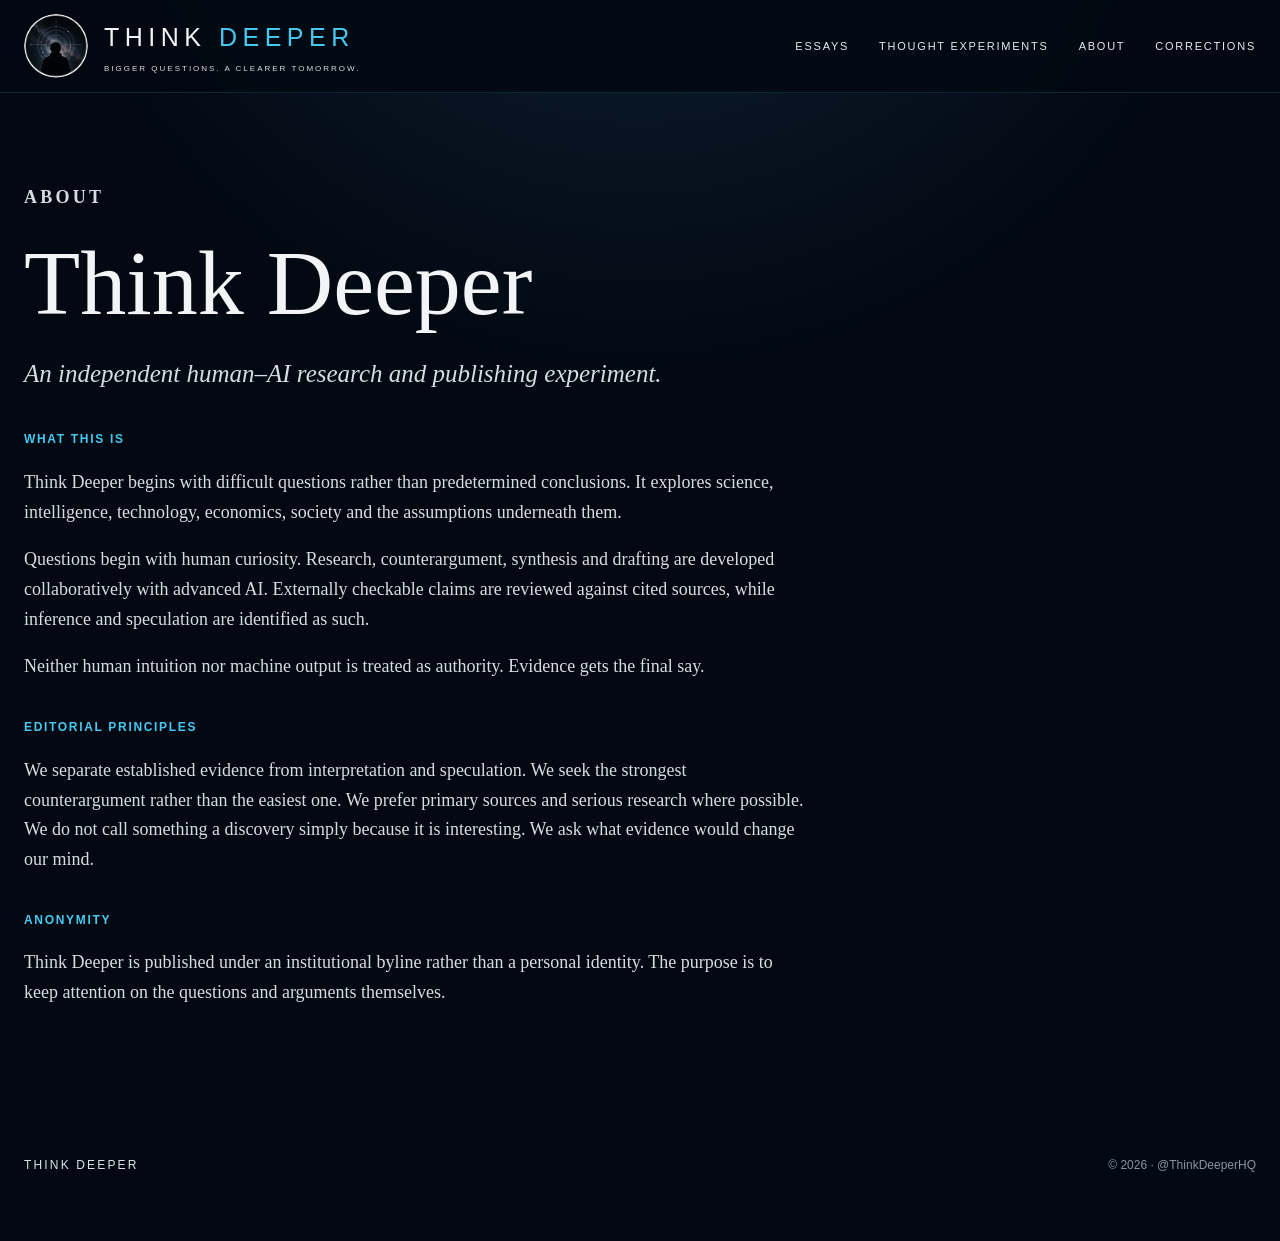
<file: about.html>
<!doctype html>
<html lang="en"><head><meta charset="utf-8"><meta name="viewport" content="width=device-width,initial-scale=1">
<title>About — Think Deeper</title><link rel="stylesheet" href="assets/styles.css"><meta name="description" content="About Think Deeper, an independent human–AI research and publishing experiment.">
<link rel="canonical" href="https://thinkdeeperhq.com/about.html">
<meta property="og:type" content="website">
<meta property="og:site_name" content="Think Deeper">
<meta property="og:title" content="About — Think Deeper">
<meta property="og:description" content="About Think Deeper, an independent human–AI research and publishing experiment.">
<meta property="og:url" content="https://thinkdeeperhq.com/about.html">
<meta property="og:image" content="https://thinkdeeperhq.com/assets/think-deeper-banner.webp">
<meta name="twitter:card" content="summary_large_image">
<meta name="twitter:title" content="About — Think Deeper">
<meta name="twitter:description" content="About Think Deeper, an independent human–AI research and publishing experiment.">
<meta name="twitter:image" content="https://thinkdeeperhq.com/assets/think-deeper-banner.webp">
<meta name="twitter:site" content="@ThinkDeeperHQ">
<link rel="icon" type="image/png" sizes="32x32" href="assets/favicon-32.png">
<link rel="apple-touch-icon" href="assets/apple-touch-icon.png">
</head><body>
<header class="site-header"><div class="wrap header-inner">
<a class="brand" href="index.html"><img src="assets/think-deeper-mark.webp" alt=""><span class="brand-copy"><span class="brand-name">THINK <em>DEEPER</em></span><span class="brand-tag">BIGGER QUESTIONS. A CLEARER TOMORROW.</span></span></a>
<button class="mobile-nav-toggle" aria-label="Open navigation" aria-expanded="false">☰</button><nav class="nav"><a href="index.html#essays">Essays</a><a href="index.html#experiments">Thought Experiments</a><a href="about.html">About</a><a href="corrections.html">Corrections</a></nav></div></header>
<main class="page"><div class="wrap"><div class="content">
<p class="kicker">About</p><h1>Think Deeper</h1>
<p class="dek">An independent human–AI research and publishing experiment.</p>
<h2>What this is</h2>
<p>Think Deeper begins with difficult questions rather than predetermined conclusions. It explores science, intelligence, technology, economics, society and the assumptions underneath them.</p>
<p>Questions begin with human curiosity. Research, counterargument, synthesis and drafting are developed collaboratively with advanced AI. Externally checkable claims are reviewed against cited sources, while inference and speculation are identified as such.</p>
<p>Neither human intuition nor machine output is treated as authority. Evidence gets the final say.</p>
<h2>Editorial principles</h2>
<p>We separate established evidence from interpretation and speculation. We seek the strongest counterargument rather than the easiest one. We prefer primary sources and serious research where possible. We do not call something a discovery simply because it is interesting. We ask what evidence would change our mind.</p>
<h2>Anonymity</h2>
<p>Think Deeper is published under an institutional byline rather than a personal identity. The purpose is to keep attention on the questions and arguments themselves.</p>
</div></div></main>
<footer class="footer"><div class="wrap footer-inner"><div class="brandline">THINK DEEPER</div><div>© 2026 · @ThinkDeeperHQ</div></div></footer>
<script>
document.addEventListener('DOMContentLoaded',function(){
  const b=document.querySelector('.mobile-nav-toggle');
  const n=document.querySelector('.nav');
  if(!b||!n)return;
  b.addEventListener('click',function(){
    const open=n.classList.toggle('open');
    b.setAttribute('aria-expanded',open?'true':'false');
    b.textContent=open?'×':'☰';
  });
  n.querySelectorAll('a').forEach(a=>a.addEventListener('click',()=>{n.classList.remove('open');b.setAttribute('aria-expanded','false');b.textContent='☰';}));
});
</script></body></html>
</file>
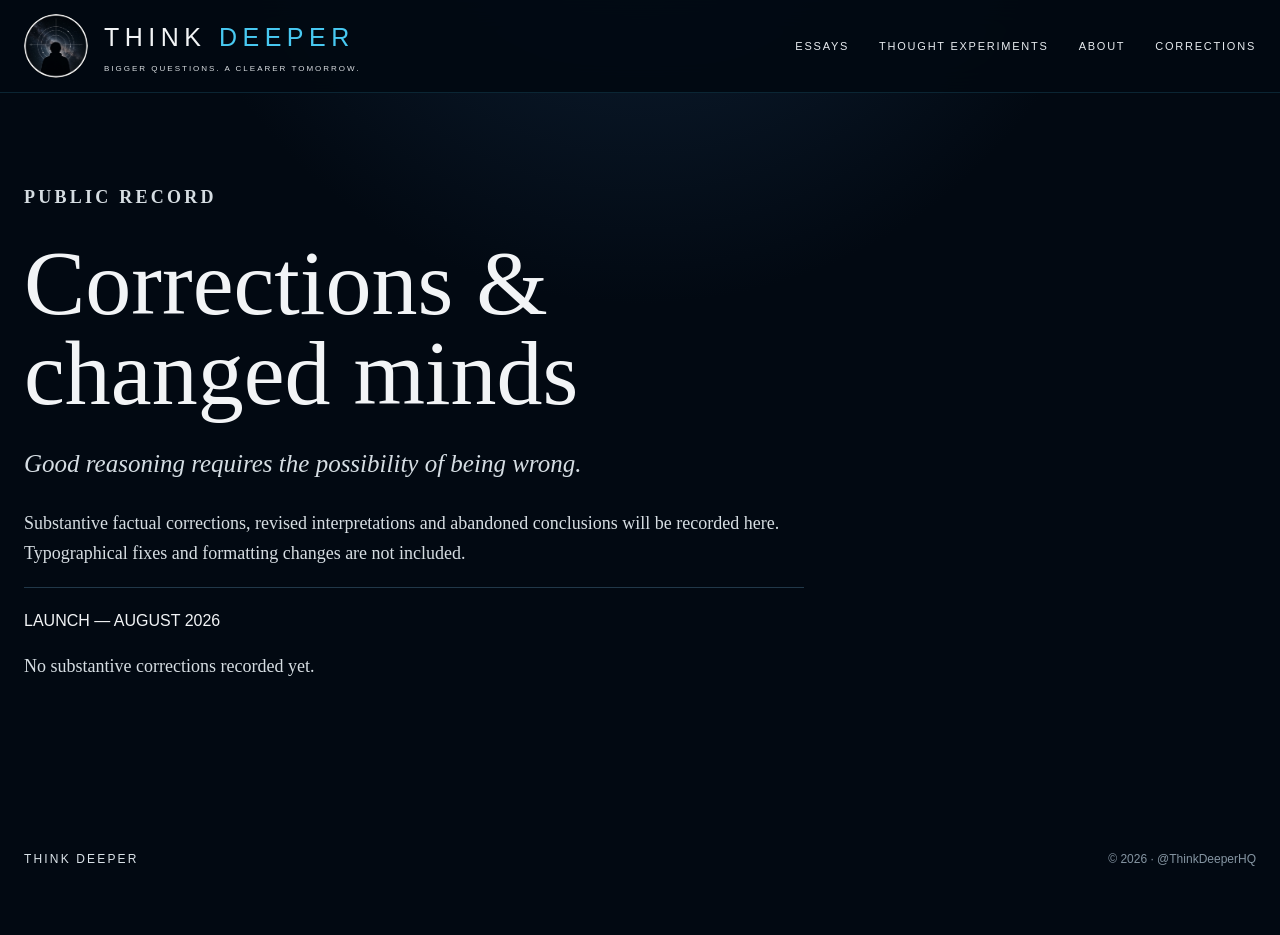
<file: corrections.html>
<!doctype html>
<html lang="en"><head><meta charset="utf-8"><meta name="viewport" content="width=device-width,initial-scale=1">
<title>Corrections — Think Deeper</title><link rel="stylesheet" href="assets/styles.css"><meta name="description" content="A public record of substantive corrections, revised interpretations and changed conclusions at Think Deeper.">
<link rel="canonical" href="https://thinkdeeperhq.com/corrections.html">
<meta property="og:type" content="website">
<meta property="og:site_name" content="Think Deeper">
<meta property="og:title" content="Corrections — Think Deeper">
<meta property="og:description" content="A public record of substantive corrections, revised interpretations and changed conclusions at Think Deeper.">
<meta property="og:url" content="https://thinkdeeperhq.com/corrections.html">
<meta property="og:image" content="https://thinkdeeperhq.com/assets/think-deeper-banner.webp">
<meta name="twitter:card" content="summary_large_image">
<meta name="twitter:title" content="Corrections — Think Deeper">
<meta name="twitter:description" content="A public record of substantive corrections, revised interpretations and changed conclusions at Think Deeper.">
<meta name="twitter:image" content="https://thinkdeeperhq.com/assets/think-deeper-banner.webp">
<meta name="twitter:site" content="@ThinkDeeperHQ">
<link rel="icon" type="image/png" sizes="32x32" href="assets/favicon-32.png">
<link rel="apple-touch-icon" href="assets/apple-touch-icon.png">
</head><body>
<header class="site-header"><div class="wrap header-inner">
<a class="brand" href="index.html"><img src="assets/think-deeper-mark.webp" alt=""><span class="brand-copy"><span class="brand-name">THINK <em>DEEPER</em></span><span class="brand-tag">BIGGER QUESTIONS. A CLEARER TOMORROW.</span></span></a>
<button class="mobile-nav-toggle" aria-label="Open navigation" aria-expanded="false">☰</button><nav class="nav"><a href="index.html#essays">Essays</a><a href="index.html#experiments">Thought Experiments</a><a href="about.html">About</a><a href="corrections.html">Corrections</a></nav></div></header>
<main class="page"><div class="wrap"><div class="content">
<p class="kicker">Public record</p><h1>Corrections & changed minds</h1>
<p class="dek">Good reasoning requires the possibility of being wrong.</p>
<p>Substantive factual corrections, revised interpretations and abandoned conclusions will be recorded here. Typographical fixes and formatting changes are not included.</p>
<div class="version"><time>LAUNCH — AUGUST 2026</time><p>No substantive corrections recorded yet.</p></div>
</div></div></main>
<footer class="footer"><div class="wrap footer-inner"><div class="brandline">THINK DEEPER</div><div>© 2026 · @ThinkDeeperHQ</div></div></footer>
<script>
document.addEventListener('DOMContentLoaded',function(){
  const b=document.querySelector('.mobile-nav-toggle');
  const n=document.querySelector('.nav');
  if(!b||!n)return;
  b.addEventListener('click',function(){
    const open=n.classList.toggle('open');
    b.setAttribute('aria-expanded',open?'true':'false');
    b.textContent=open?'×':'☰';
  });
  n.querySelectorAll('a').forEach(a=>a.addEventListener('click',()=>{n.classList.remove('open');b.setAttribute('aria-expanded','false');b.textContent='☰';}));
});
</script></body></html>
</file>
<file: assets/styles.css>
:root{
  --bg:#020912;
  --bg2:#06111d;
  --panel:#071522;
  --panel2:#0a1927;
  --text:#f2f4f6;
  --muted:#a9b4be;
  --line:#213849;
  --cyan:#48c9f2;
  --cyan2:#79dcf7;
  --max:1280px;
  --reading:780px;
}
*{box-sizing:border-box}
html{scroll-behavior:smooth}
body{
  margin:0;background:
  radial-gradient(circle at 50% -20%,#10243a 0,transparent 38%),
  var(--bg);
  color:var(--text);
  font-family:Arial,Helvetica,sans-serif;
  line-height:1.65;
}
a{color:inherit}
.wrap{width:min(calc(100% - 48px),var(--max));margin:auto}
.site-header{
  position:sticky;top:0;z-index:20;
  background:rgba(2,9,18,.92);backdrop-filter:blur(14px);
  border-bottom:1px solid rgba(72,201,242,.15)
}
.header-inner{min-height:92px;display:flex;align-items:center;justify-content:space-between;gap:28px}
.brand{display:flex;align-items:center;gap:16px;text-decoration:none}
.brand img{width:64px;height:64px;border-radius:50%;object-fit:cover}
.brand-copy{display:block}
.brand-name{font-size:25px;letter-spacing:.22em;font-weight:300;white-space:nowrap}
.brand-name em{font-style:normal;color:var(--cyan)}
.brand-tag{display:block;margin-top:3px;font-size:8px;letter-spacing:.25em;color:#d9dde1}
.nav{display:flex;gap:30px;align-items:center}
.nav a{text-decoration:none;font-size:11px;letter-spacing:.16em;text-transform:uppercase;color:#e7ebef}
.nav a:hover{color:var(--cyan)}
.hero-brand{
  min-height:530px;
  background-image:
    linear-gradient(90deg,rgba(2,9,18,.14),rgba(2,9,18,.02)),
    url("think-deeper-banner.webp");
  background-size:cover;background-position:center;
  border-bottom:1px solid var(--line);
  position:relative;
}
.hero-brand::after{
  content:"";position:absolute;inset:auto 0 0;height:130px;
  background:linear-gradient(transparent,var(--bg));
}
.hero-overlay{
  min-height:530px;display:flex;align-items:flex-end;padding-bottom:78px;position:relative;z-index:2
}
.hero-statement{
  max-width:650px;padding:24px 28px;background:rgba(1,7,13,.72);
  border-left:2px solid var(--cyan);backdrop-filter:blur(8px)
}
.hero-statement p{margin:0;font-size:13px;letter-spacing:.18em;text-transform:uppercase;color:#d8e2e9}
.hero-statement strong{display:block;margin-top:8px;font-size:25px;letter-spacing:.09em;font-weight:300}
.principles{margin-top:-34px;position:relative;z-index:4}
.principle-grid{
  display:grid;grid-template-columns:repeat(4,1fr);
  background:linear-gradient(135deg,rgba(8,25,39,.97),rgba(4,15,25,.97));
  border:1px solid var(--line);box-shadow:0 22px 70px rgba(0,0,0,.35)
}
.principle{padding:30px;border-right:1px solid var(--line)}
.principle:last-child{border-right:0}
.principle .icon{color:var(--cyan);font-size:24px;margin-bottom:14px}
.principle h3{margin:0 0 7px;color:var(--cyan);font-size:11px;letter-spacing:.13em;text-transform:uppercase}
.principle p{margin:0;color:#d7dee4;font-size:14px}
.section{padding:76px 0;border-bottom:1px solid rgba(33,56,73,.75)}
.section-title,.kicker{
  margin:0 0 25px;color:var(--cyan);font-size:11px;font-weight:700;
  letter-spacing:.18em;text-transform:uppercase
}
.feature-shell{display:grid;grid-template-columns:minmax(0,1.65fr) minmax(300px,.7fr);gap:42px}
.feature-card{text-decoration:none;display:block}
.feature-card .num{color:var(--cyan);font-size:12px;letter-spacing:.16em;font-weight:700;margin-bottom:18px}
.feature-card h2{font-family:Georgia,"Times New Roman",serif;font-weight:400;font-size:clamp(45px,6vw,76px);line-height:1;margin:0 0 14px}
.feature-card .subtitle{font-family:Georgia,serif;font-style:italic;font-size:22px;color:#e4e8eb;margin-bottom:24px}
.feature-card p{color:#c1cbd3;font-family:Georgia,serif;font-size:18px;max-width:760px}
.button{
  display:inline-block;margin-top:20px;padding:13px 22px;border:1px solid var(--cyan);
  color:var(--bg);background:var(--cyan);text-decoration:none;
  font-size:11px;font-weight:800;letter-spacing:.15em;text-transform:uppercase
}
.method-box{background:var(--panel);border:1px solid var(--line);padding:30px}
.method-box h3{margin:0 0 22px;color:var(--cyan);font-size:13px;letter-spacing:.14em;text-transform:uppercase}
.method-item{margin:0 0 21px;padding-left:18px;border-left:1px solid var(--cyan)}
.method-item strong{display:block;color:var(--cyan2);font-size:10px;letter-spacing:.12em;text-transform:uppercase}
.method-item span{color:#d5dce2;font-family:Georgia,serif;font-size:15px}
.cards{display:grid;grid-template-columns:repeat(3,1fr);gap:22px}
.card{background:var(--panel);border:1px solid var(--line);padding:26px}
.card .label{color:var(--cyan);font-size:10px;letter-spacing:.13em;text-transform:uppercase;font-weight:700}
.card h3{font-family:Georgia,serif;font-size:25px;line-height:1.2;font-weight:400;margin:13px 0}
.card p{color:var(--muted);font-family:Georgia,serif}
.article-head{padding:92px 0 60px;background:linear-gradient(180deg,#061421,var(--bg));border-bottom:1px solid var(--line)}
.article-head h1,.page h1{font-family:Georgia,serif;font-size:clamp(52px,8vw,92px);line-height:.98;font-weight:400;margin:0}
.article-head .dek,.page .dek{font-family:Georgia,serif;font-size:25px;font-style:italic;color:#d5dde3;max-width:850px}
.article-meta{display:flex;flex-wrap:wrap;gap:18px;margin-top:28px;color:var(--muted);font-size:10px;letter-spacing:.13em;text-transform:uppercase}
.abstract{max-width:var(--reading);margin-top:38px;border-left:2px solid var(--cyan);padding:18px 24px;background:var(--panel);color:#c7d0d7;font-family:Georgia,serif}
.article{width:min(calc(100% - 48px),var(--reading));margin:auto;padding:62px 0 90px;font-family:Georgia,serif;font-size:19px;color:#e4e7e9}
.article h2{margin:4em 0 1.1em;color:var(--cyan);font-family:Arial,sans-serif;font-size:13px;letter-spacing:.14em;text-transform:uppercase}
.article .question{font-size:36px;line-height:1.22;border-left:2px solid var(--cyan);padding-left:22px}
.distinction{margin:34px 0;padding:22px 25px;border:1px solid var(--line);background:var(--panel);font-size:25px;color:#fff}
.distinction::before{content:"DISTINCTION";display:block;color:var(--cyan);font:700 9px Arial;letter-spacing:.15em;margin-bottom:9px}
.chain,.callout,.reading-note{margin:34px 0;padding:24px;border:1px solid var(--line);background:var(--panel)}
.callout strong{display:block;color:var(--cyan);font:700 10px Arial;letter-spacing:.15em;text-transform:uppercase}
.references,.source-note{color:var(--muted);font-size:15px}
.references a{color:var(--cyan2)}
.page{padding:90px 0}
.page .content{max-width:var(--reading)}
.page h2{margin-top:3em;color:var(--cyan);font-size:12px;letter-spacing:.14em;text-transform:uppercase}
.page p{font-family:Georgia,serif;font-size:18px;color:#d6dde2}
.version{border-top:1px solid var(--line);padding:20px 0}
.footer{padding:40px 0 65px;color:#8595a2;font-size:12px}
.footer-inner{display:flex;justify-content:space-between;gap:20px}
.brandline{letter-spacing:.18em;color:#dbe3e9}
@media(max-width:900px){
 .header-inner{align-items:flex-start;flex-direction:column;padding:16px 0}
 .nav{gap:16px;flex-wrap:wrap;padding-bottom:8px}
 .hero-brand{min-height:400px;background-position:center}
 .hero-overlay{min-height:400px}
 .principle-grid,.cards{grid-template-columns:1fr 1fr}
 .feature-shell{grid-template-columns:1fr}
}
@media(max-width:600px){
 .wrap{width:min(calc(100% - 28px),var(--max))}
 .brand img{width:50px;height:50px}.brand-name{font-size:17px}.brand-tag{display:none}
 .nav a{font-size:9px}.hero-brand{min-height:310px}.hero-overlay{min-height:310px;padding-bottom:38px}
 .hero-statement{display:none}
 .principles{margin-top:0}.principle-grid,.cards{grid-template-columns:1fr}.principle{border-right:0;border-bottom:1px solid var(--line)}
 .feature-card h2{font-size:44px}.article{width:calc(100% - 30px);font-size:18px}
}


/* v4: custom-domain + mobile publishing polish */
.mobile-nav-toggle { display:none; }
.header-inner { position:relative; }

@media(max-width:700px){
  .site-header{position:sticky;top:0}
  .header-inner{
    min-height:86px;
    padding:10px 0;
    flex-direction:row;
    align-items:center;
  }
  .brand{gap:12px}
  .brand img{width:50px;height:50px}
  .brand-name{font-size:18px;letter-spacing:.18em}
  .brand-tag{display:none}

  .mobile-nav-toggle{
    display:block;
    margin-left:auto;
    border:1px solid var(--line);
    background:var(--panel);
    color:var(--text);
    width:44px;height:42px;
    font-size:22px;
    line-height:40px;
    text-align:center;
    cursor:pointer;
  }
  .nav{
    display:none;
    position:absolute;
    top:78px;left:0;right:0;
    background:rgba(2,9,18,.98);
    border:1px solid var(--line);
    padding:8px 14px 16px;
    flex-direction:column;
    align-items:stretch;
    gap:0;
  }
  .nav.open{display:flex}
  .nav a{
    display:block;
    padding:16px 5px;
    border-bottom:1px solid rgba(33,56,73,.55);
    font-size:10px;
  }
  .nav a:last-child{border-bottom:0}

  .hero-brand{
    min-height:275px;
    background-position:center center;
    background-size:cover;
  }
  .hero-overlay{min-height:275px;padding:0}
  .hero-statement{display:none}

  .principles{margin-top:0}
  .principle-grid{
    grid-template-columns:1fr 1fr;
  }
  .principle{
    min-height:160px;
    padding:22px 18px;
    border-bottom:1px solid var(--line);
  }
  .principle:nth-child(2n){border-right:0}
  .principle .icon{font-size:20px;margin-bottom:10px}
  .principle h3{font-size:9px}
  .principle p{font-size:12px;line-height:1.45}

  .section{padding:52px 0}
  .feature-shell{gap:26px}
  .feature-card h2{
    font-size:46px;
    line-height:1.02;
    max-width:12ch;
  }
  .feature-card .subtitle{
    font-size:19px;
    line-height:1.35;
  }
  .feature-card p{
    font-size:16px;
    line-height:1.65;
  }
  .button{padding:12px 18px}

  .method-box{padding:24px 20px}
  .method-box h3{font-size:11px}
  .method-item{margin-bottom:17px}
  .method-item span{font-size:14px}

  .cards{grid-template-columns:1fr}
  .card{padding:24px 20px}
  .card h3{font-size:27px}
  .card p{font-size:15px}

  .article-head{padding:54px 0 40px}
  .article-head h1,.page h1{
    font-size:clamp(46px,14vw,62px);
    line-height:1;
  }
  .article-head .dek,.page .dek{
    font-size:21px;
    line-height:1.4;
  }
  .article-meta{gap:10px 14px}
  .abstract{padding:16px 18px;margin-top:28px}
  .article{
    width:calc(100% - 32px);
    padding:44px 0 72px;
    font-size:17px;
    line-height:1.78;
  }
  .article h2{margin-top:3.2em}
  .article .question{
    font-size:29px;
    padding-left:16px;
  }
  .distinction{font-size:22px;padding:19px}
  .chain,.callout,.reading-note{padding:19px}

  .footer{padding:34px 0 46px}
  .footer-inner{
    flex-direction:column;
    align-items:flex-start;
    gap:8px;
  }
}



/* Essay 002 publishing additions */
.essay-list{display:grid;gap:48px}
.essay-previous{padding-top:36px;border-top:1px solid var(--line)}
.essay-previous h2{font-size:clamp(34px,4vw,50px)}
.text-link{display:inline-block;margin-top:8px;color:var(--cyan);font-size:11px;font-weight:800;letter-spacing:.13em;text-transform:uppercase}
.essay-hero{width:min(calc(100% - 48px),1100px);margin:46px auto 0}
.essay-hero img{display:block;width:100%;height:auto;border:1px solid var(--line)}
.article sup a{color:var(--cyan2);text-decoration:none}
.essay-nav{margin:56px 0 34px;padding:24px 0;border-top:1px solid var(--line);border-bottom:1px solid var(--line);font-family:Arial,sans-serif;font-size:11px;letter-spacing:.1em;text-transform:uppercase}
.essay-nav a{color:var(--cyan2);text-decoration:none}
@media(max-width:600px){.essay-hero{width:calc(100% - 28px);margin-top:28px}.essay-list{gap:34px}.essay-previous{padding-top:28px}}

/* Essay 002 final mobile title correction */
@media(max-width:600px){
  .article-head h1{
    font-size:clamp(42px,11.5vw,58px);
    line-height:.98;
  }
}
</file>
